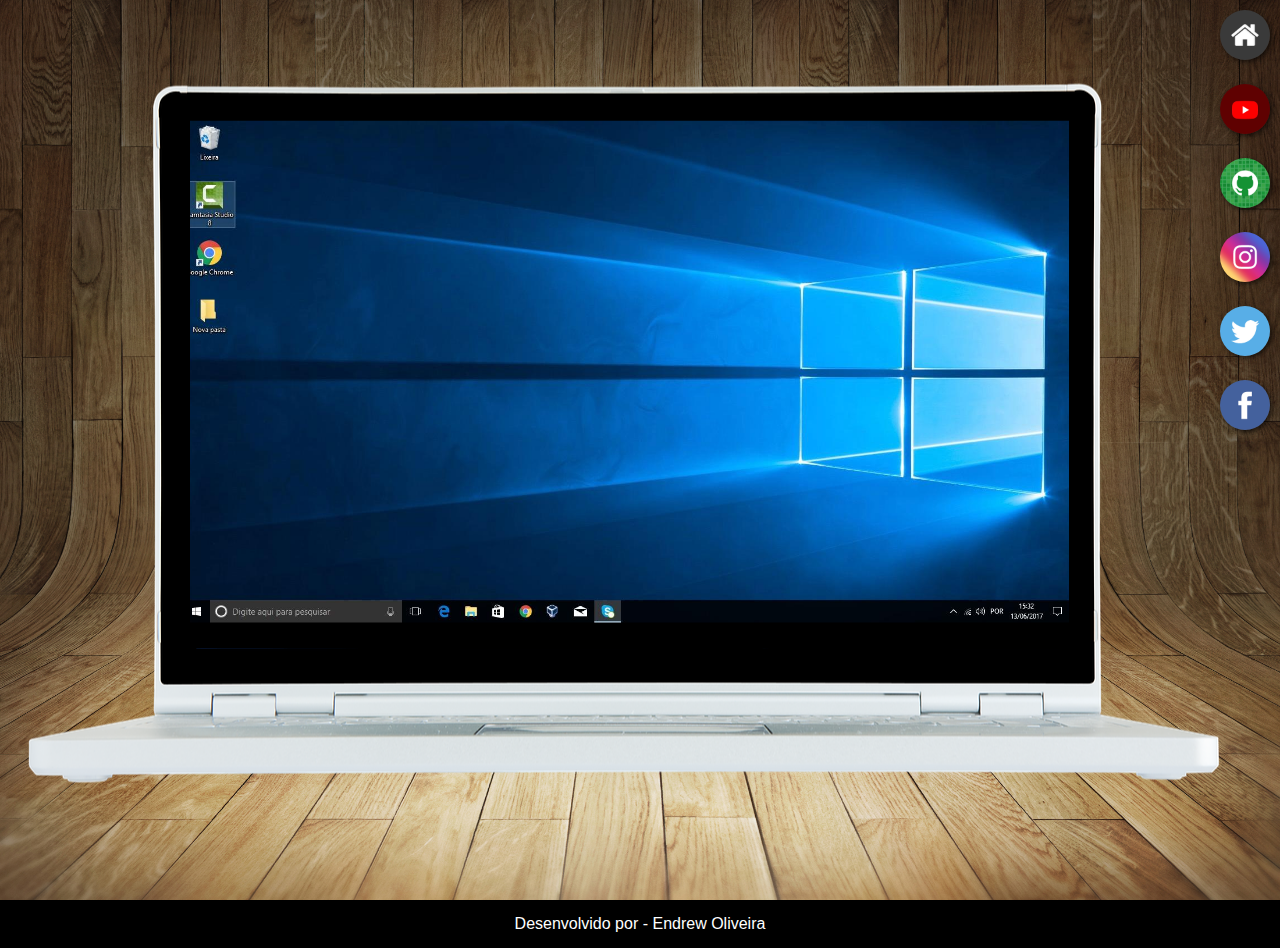
<file: index.html>
<!DOCTYPE html>
<html lang="pt-br">
<head>
    <meta charset="UTF-8">
    <meta name="viewport" content="width=], initial-scale=1.0">
    <title>Endrew Oliveira</title>
    <link rel="shortcut icon" href="favicon.ico" type="image/x-icon">
    <link rel="stylesheet" href="estilos/style.css">
</head>
<body>
    <main>
        <section id="notebook">
            <iframe src="home.html" name="tela" id="tela" >
                Seu navegador não é compatível com isso.
            </iframe>


        </section>
        <section id="redes-sociais">
            <a href="home.html" target="tela"><img src="imagens/logo-home.jpg" alt="home"></a><br>

            <a href="youtube.html" target="tela"><img src="imagens/logo-youtube.jpg" alt="youtube"></a><br>

            <a href="github.html" target="tela"><img src="imagens/logo-github.jpg" alt="github"></a><br>

            <a href="instagram.html" target="tela"><img src="imagens/logo-instagram.jpg" alt="instagram"></a><br>

            <a href="twiter.html" target="tela"><img src="imagens/logo-twitter.jpg" alt="twiter"></a><br>

            <a href="facebook.html" target="tela"><img src="imagens/logo-facebook.jpg" alt="facebook"></a>


        </section>
    </main>
    <footer>
        <p>Desenvolvido por - Endrew Oliveira</p>
    </footer>
</body>
</html>
</file>
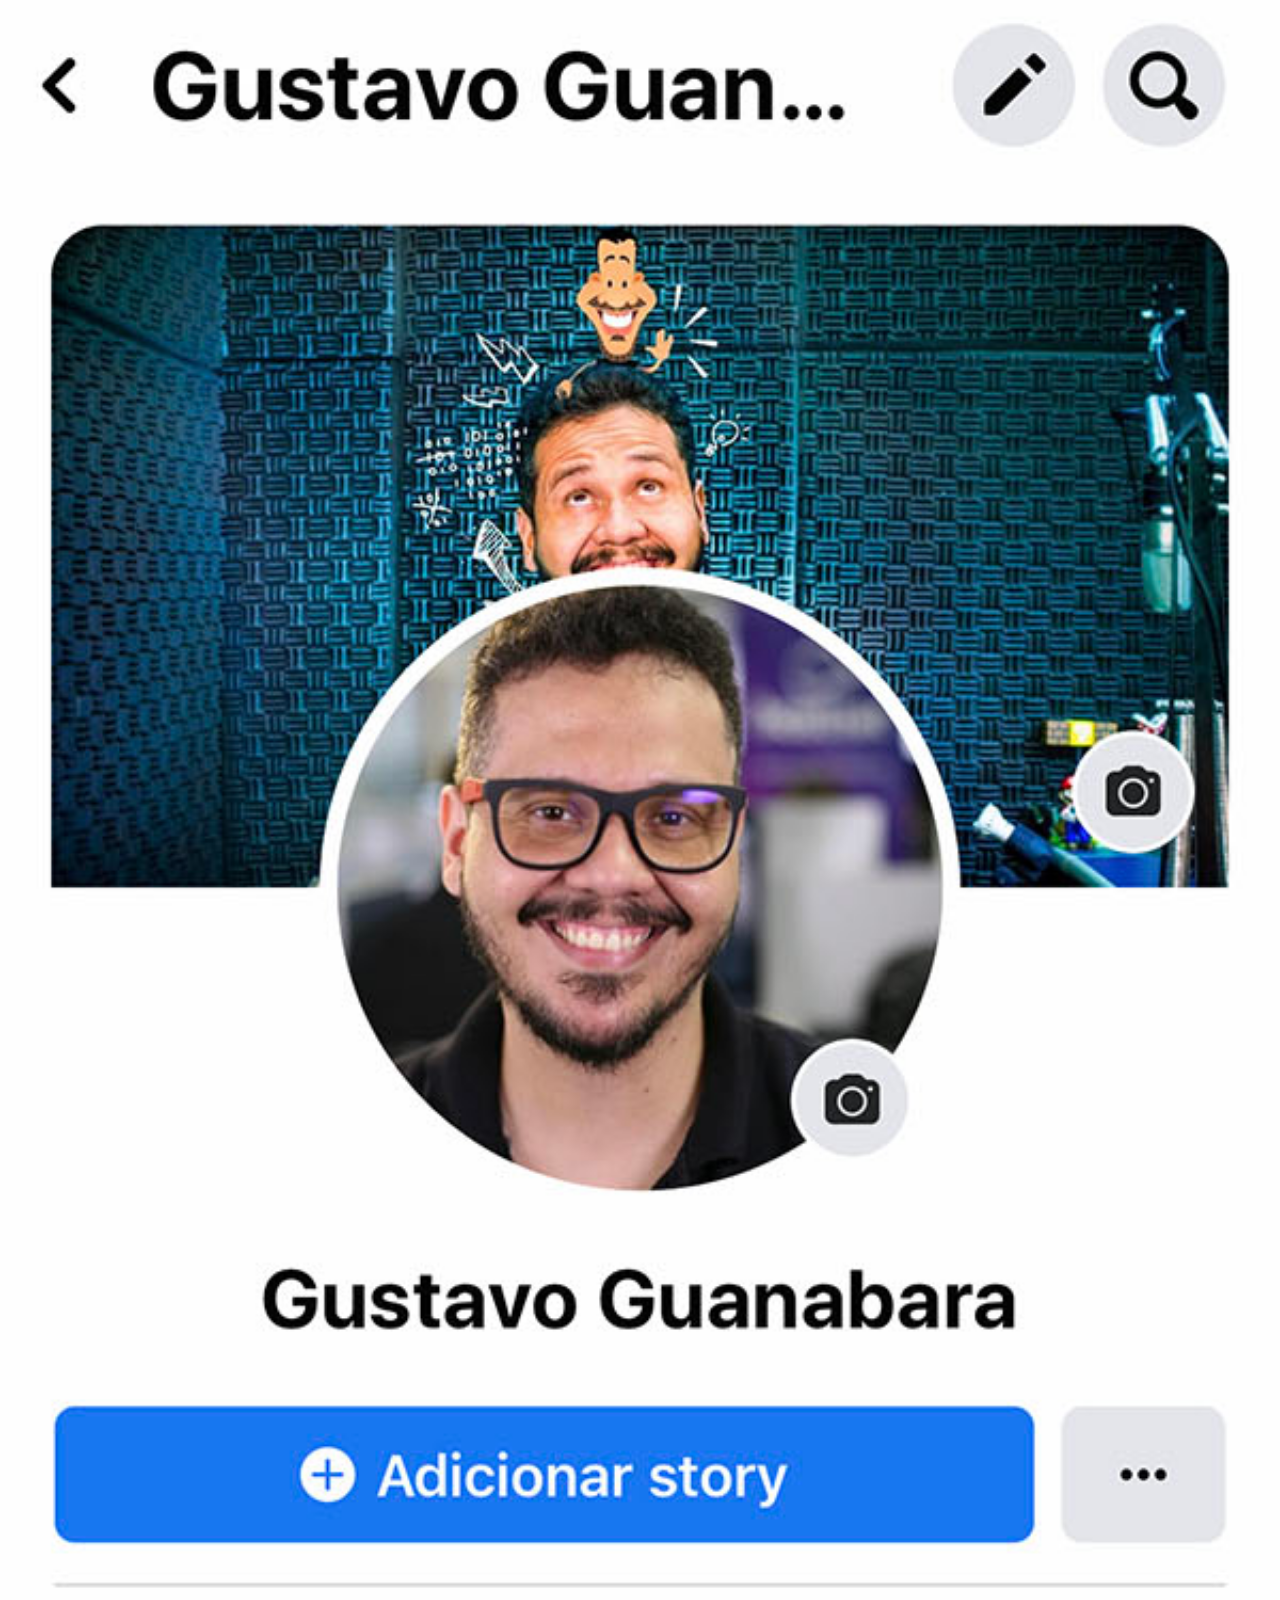
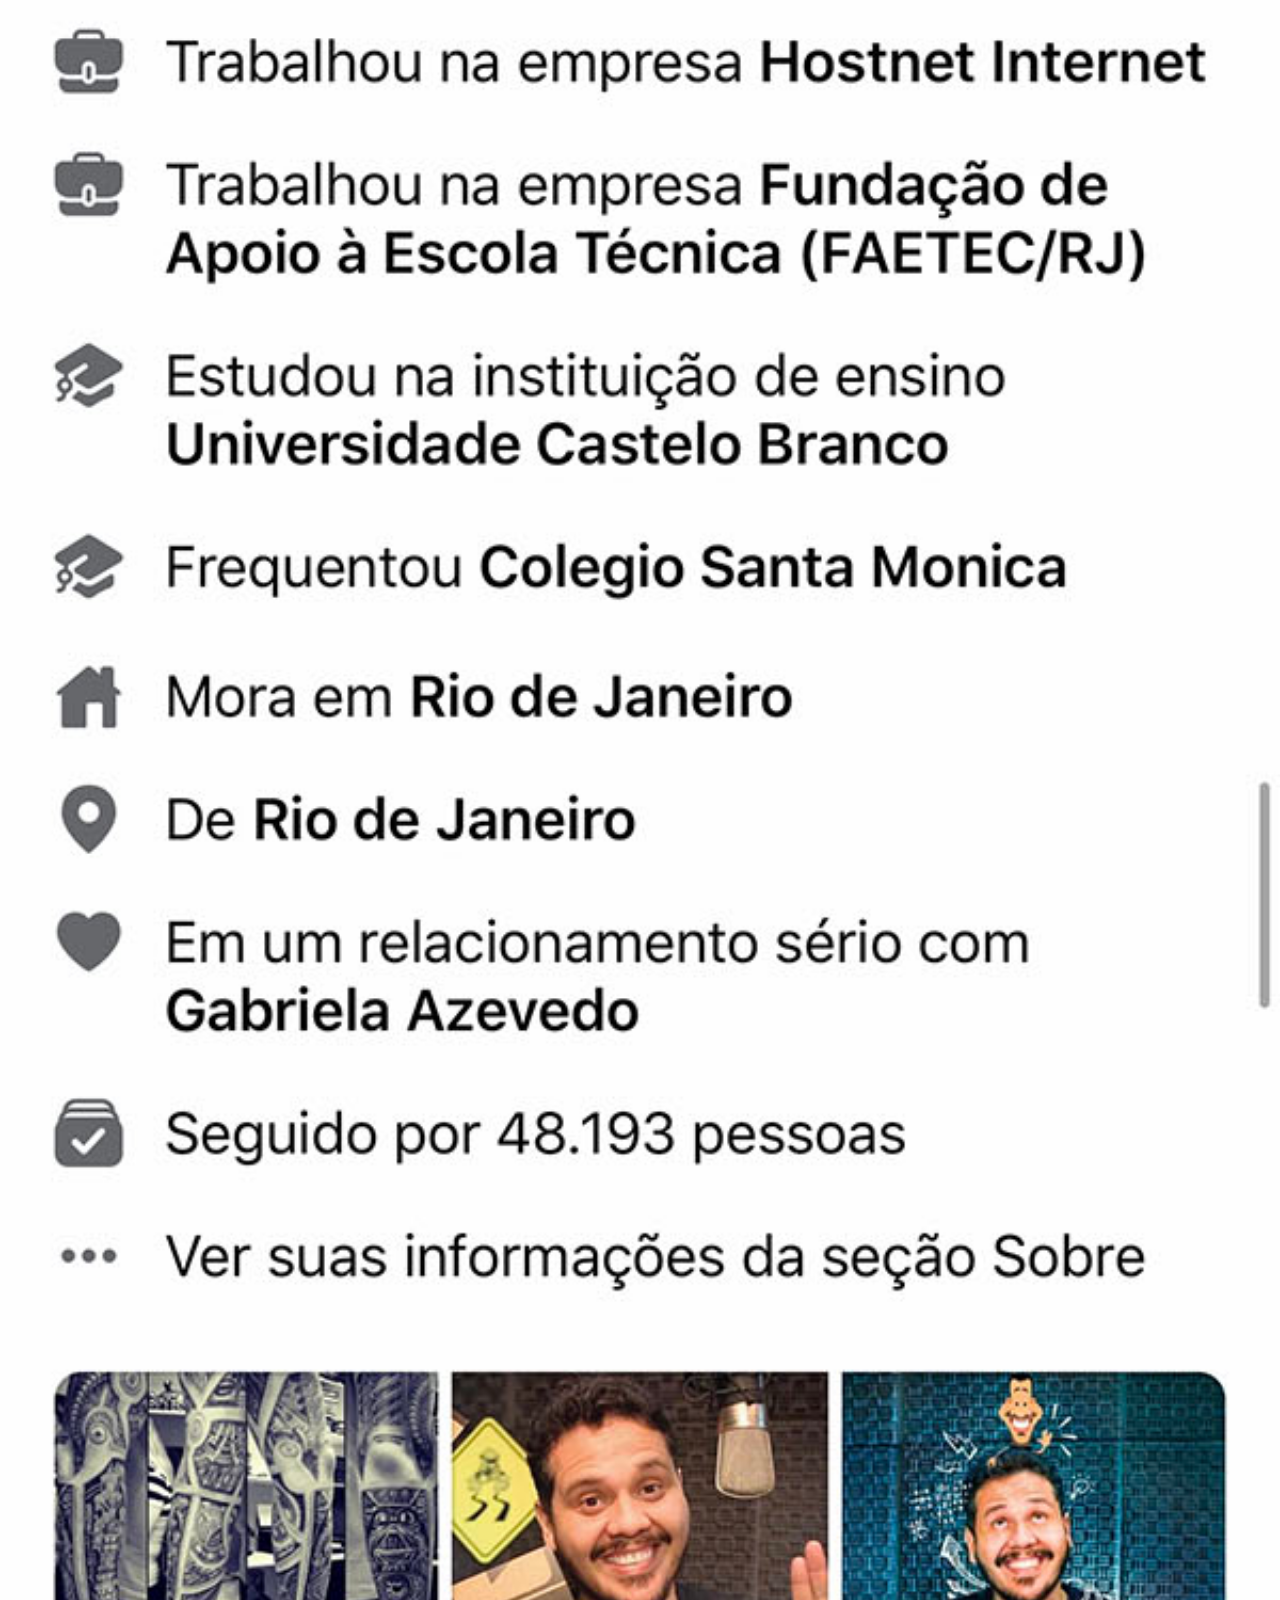
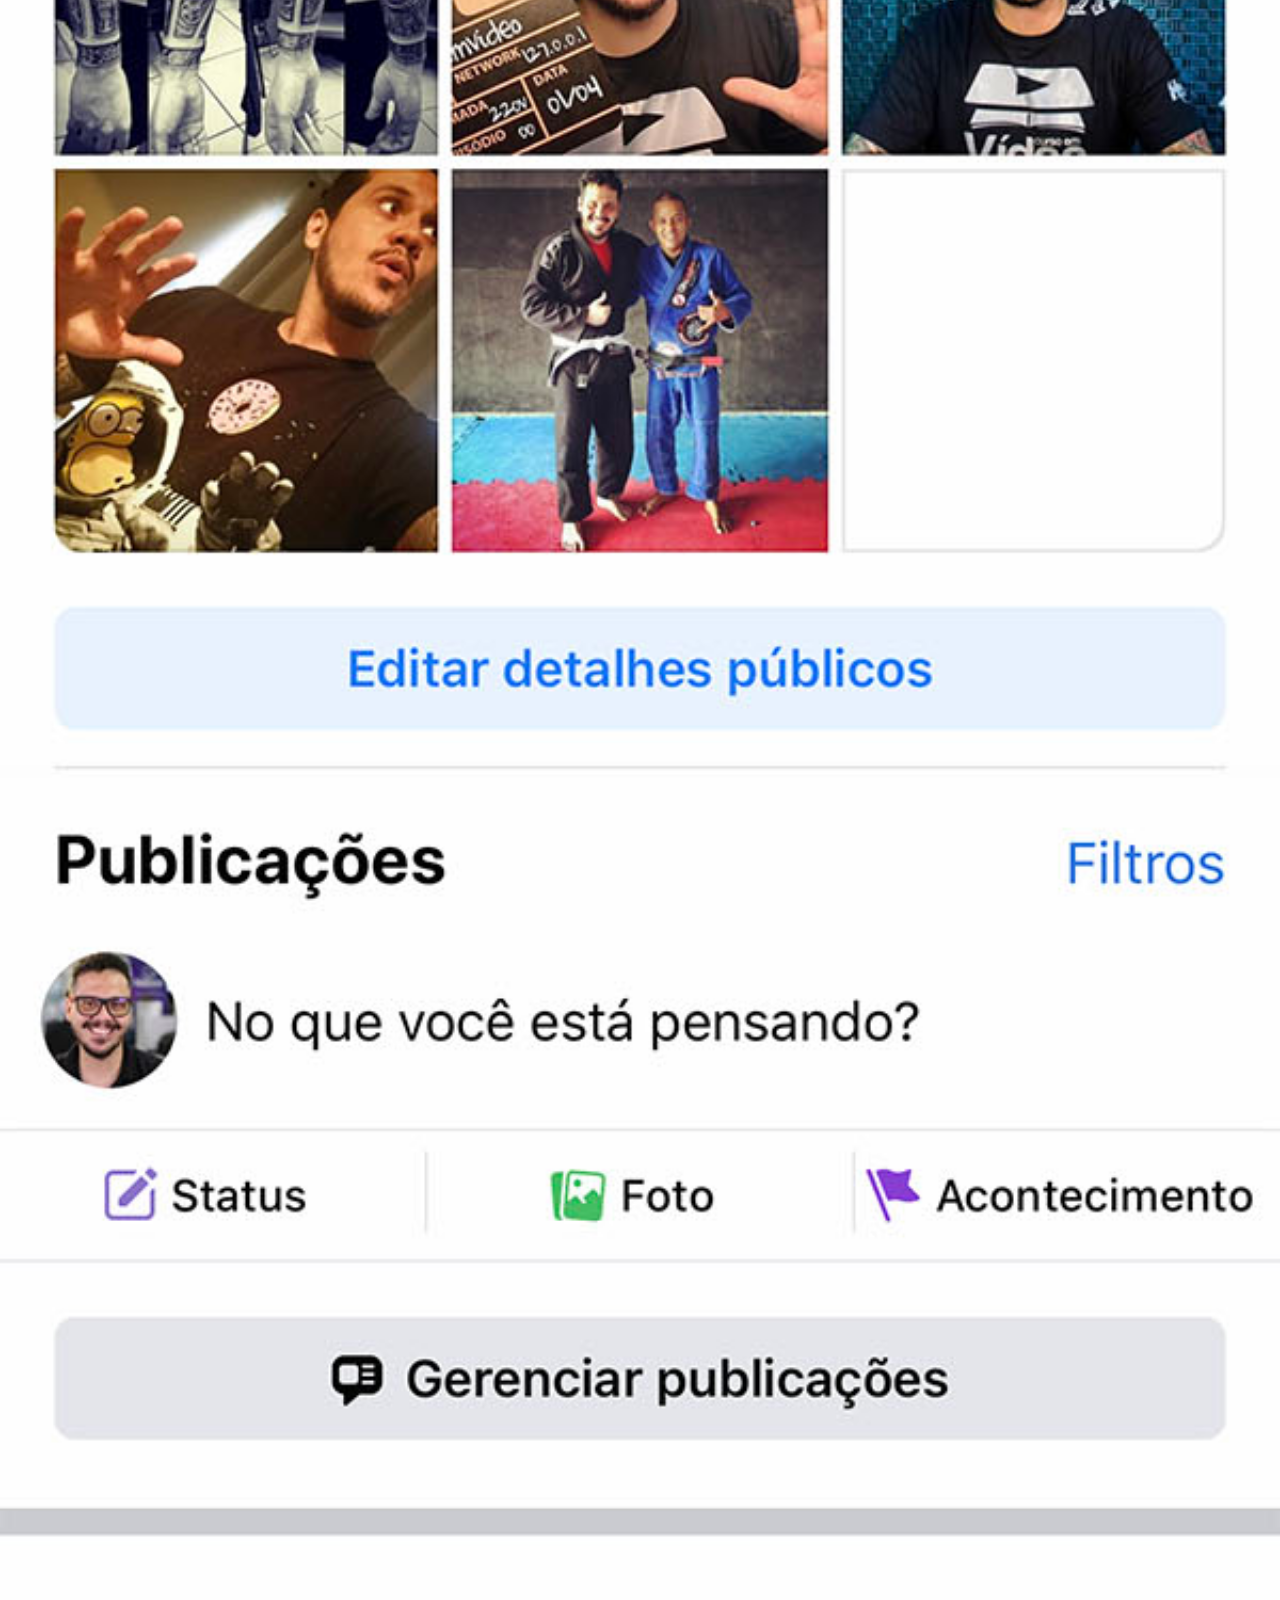
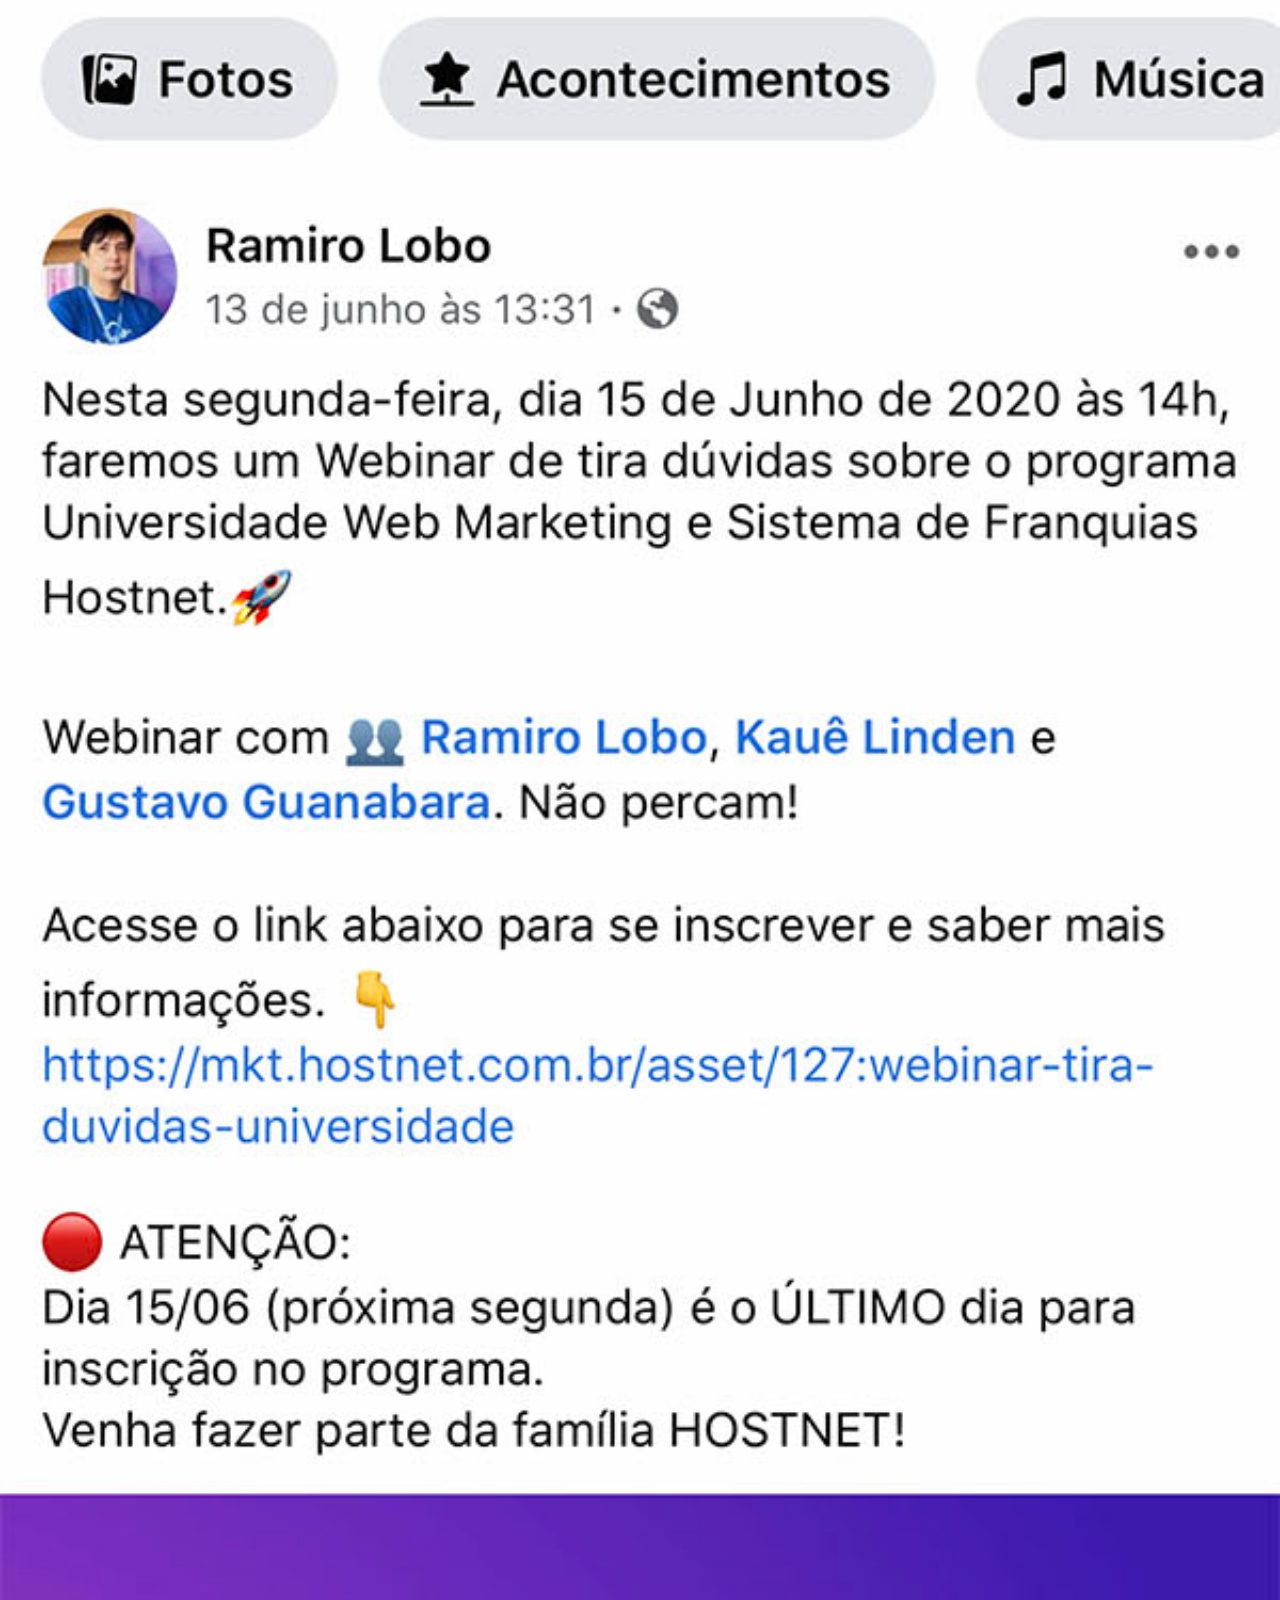
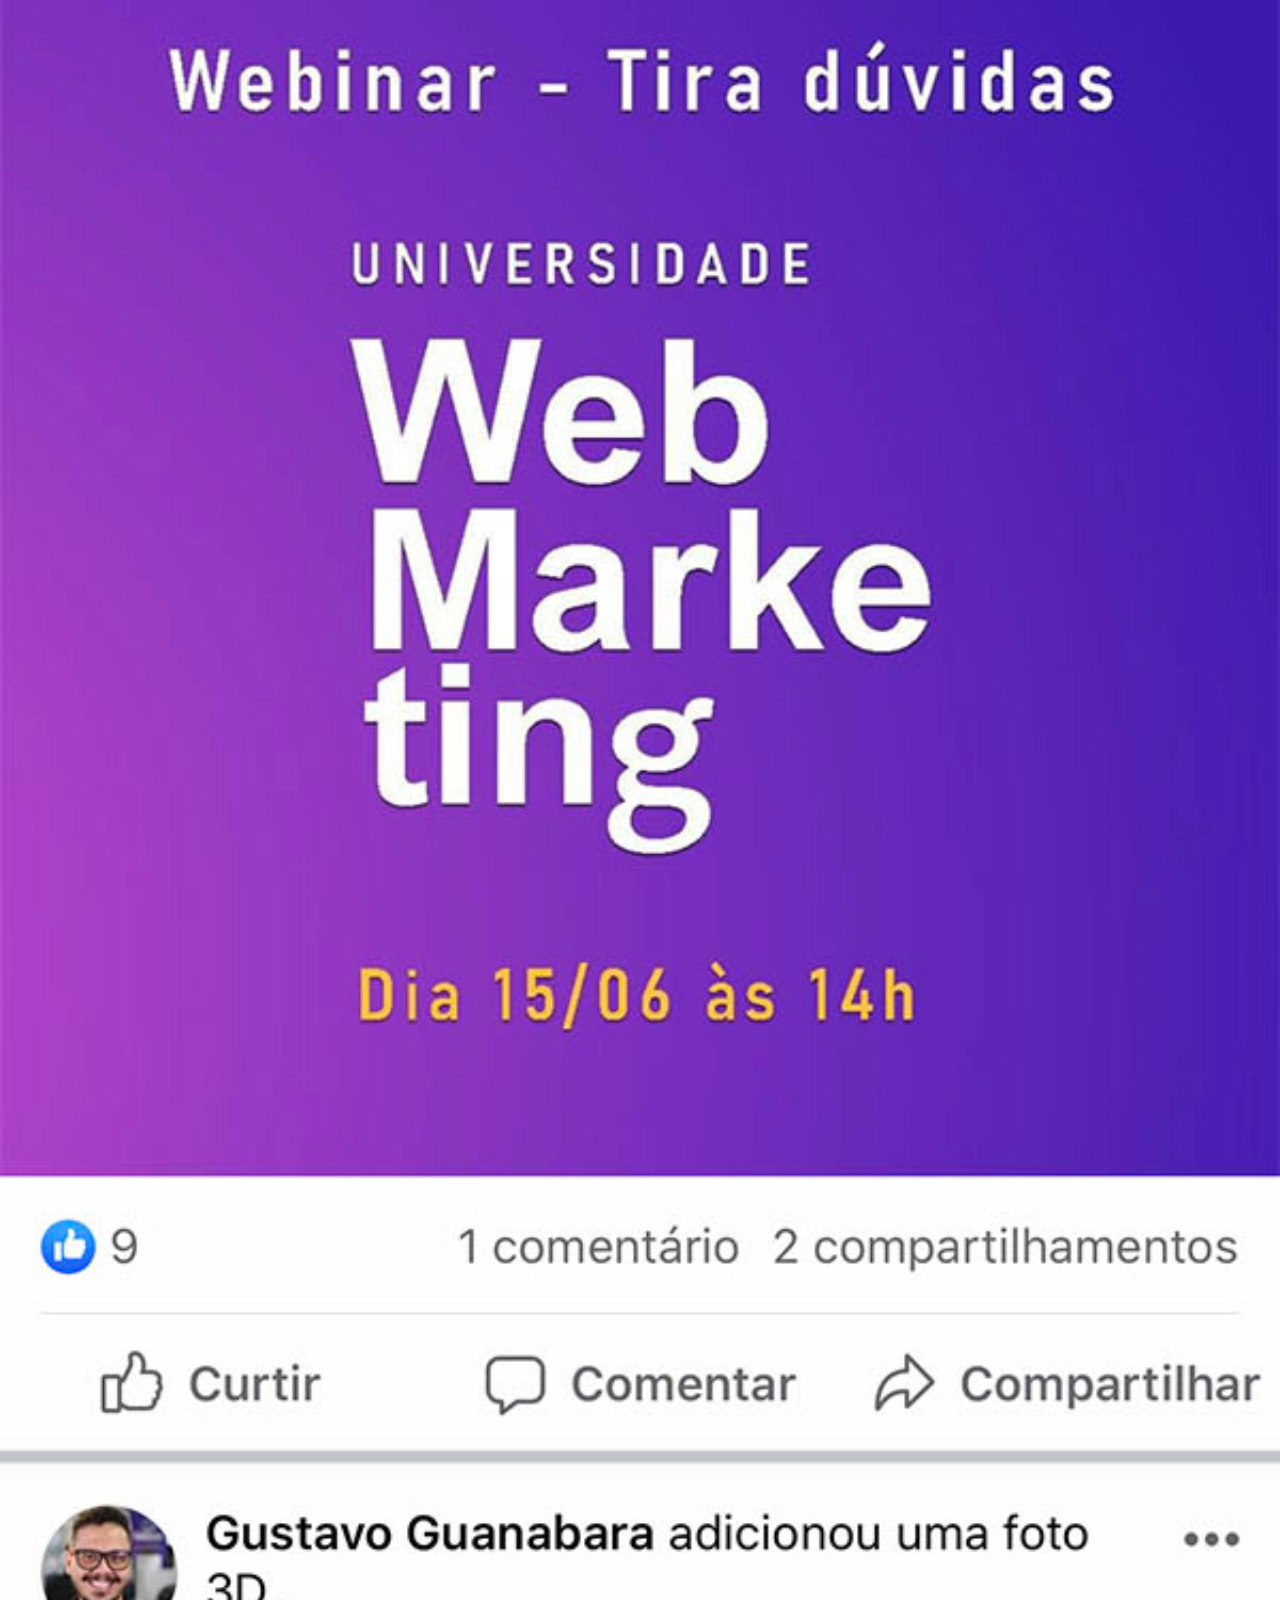
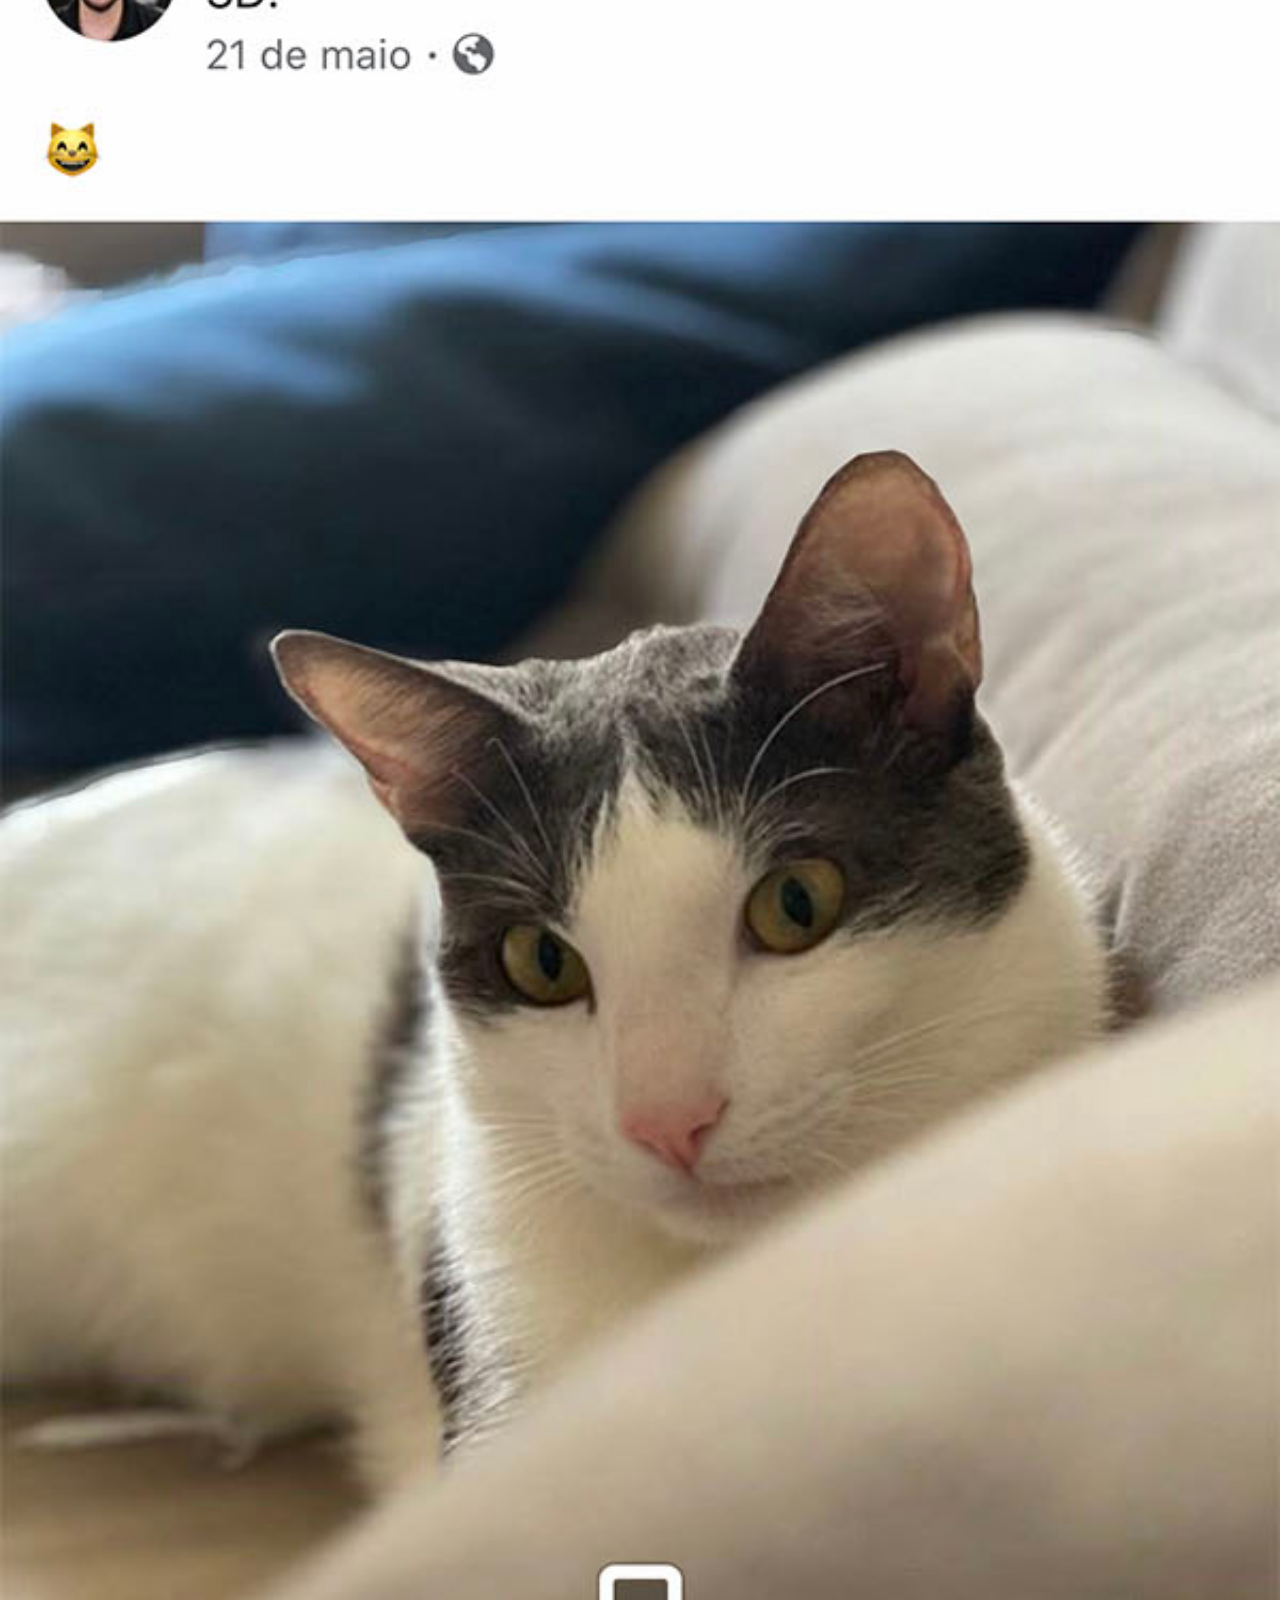
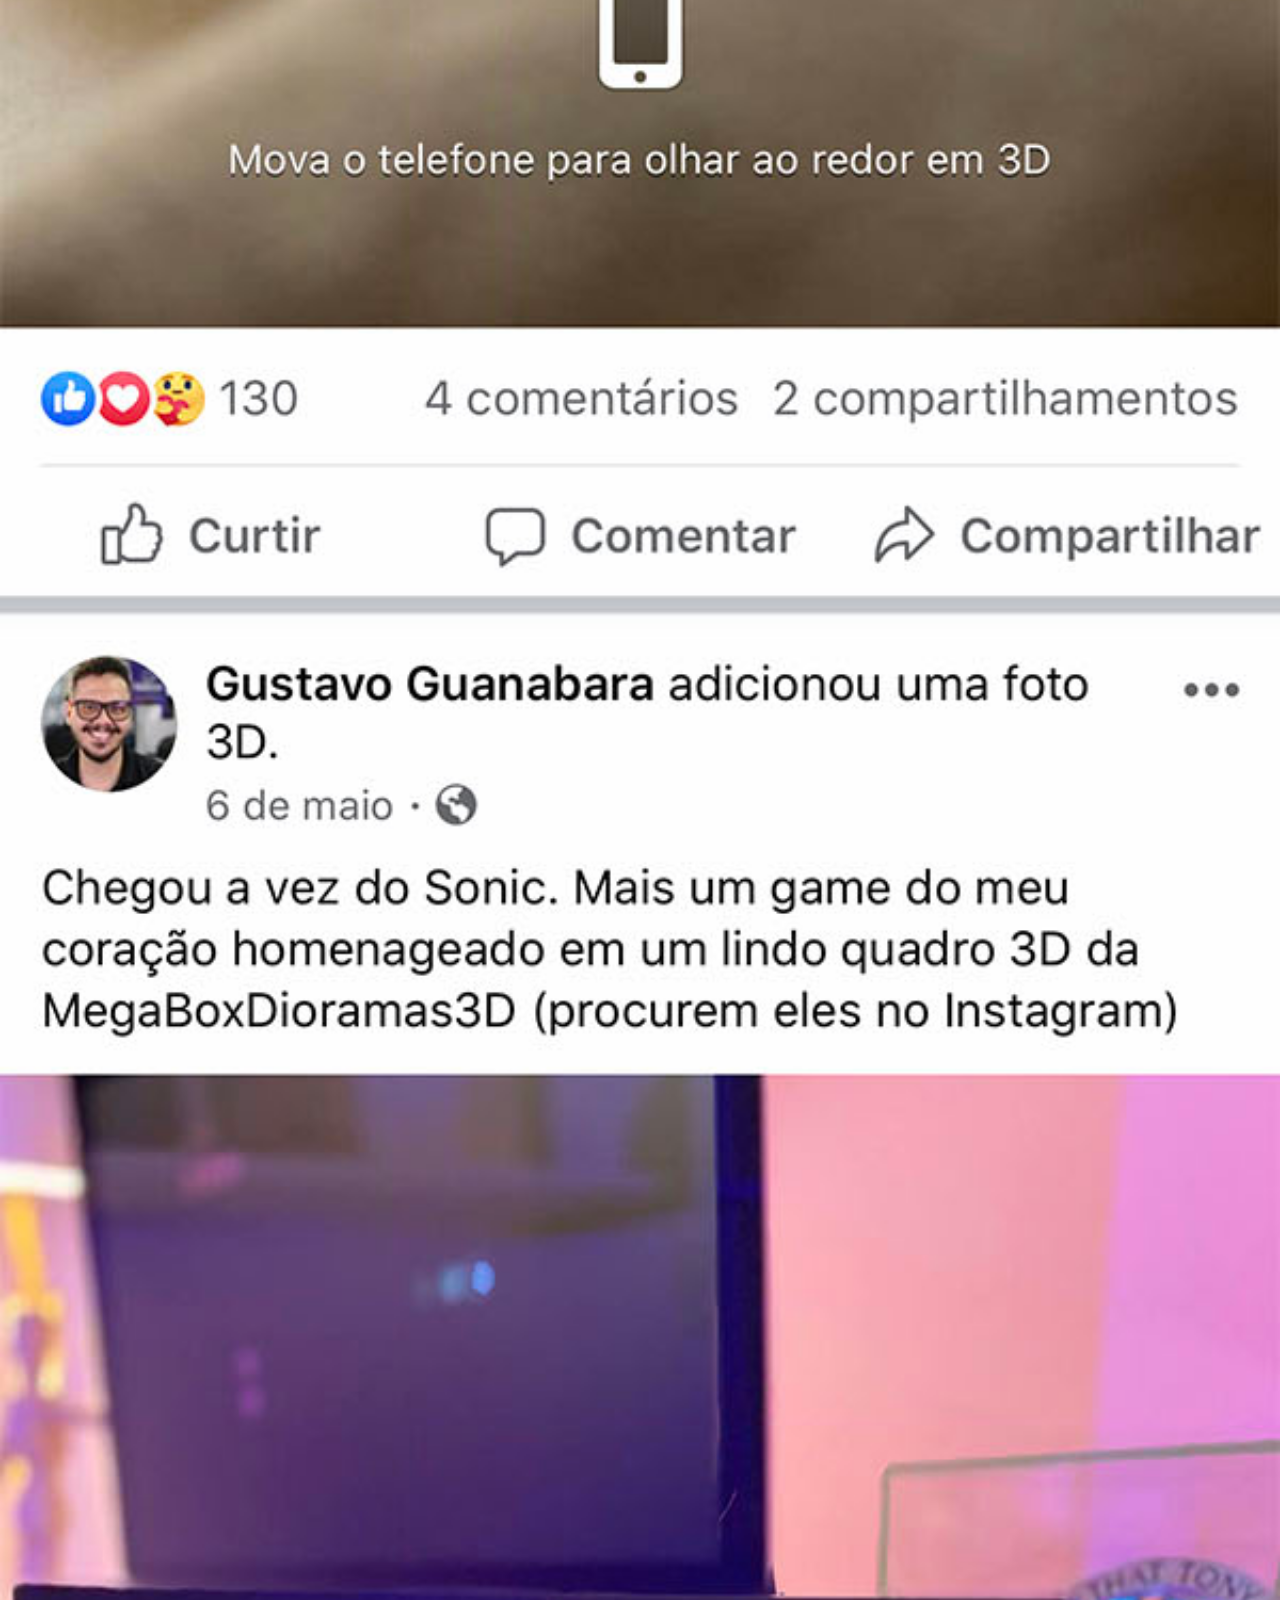
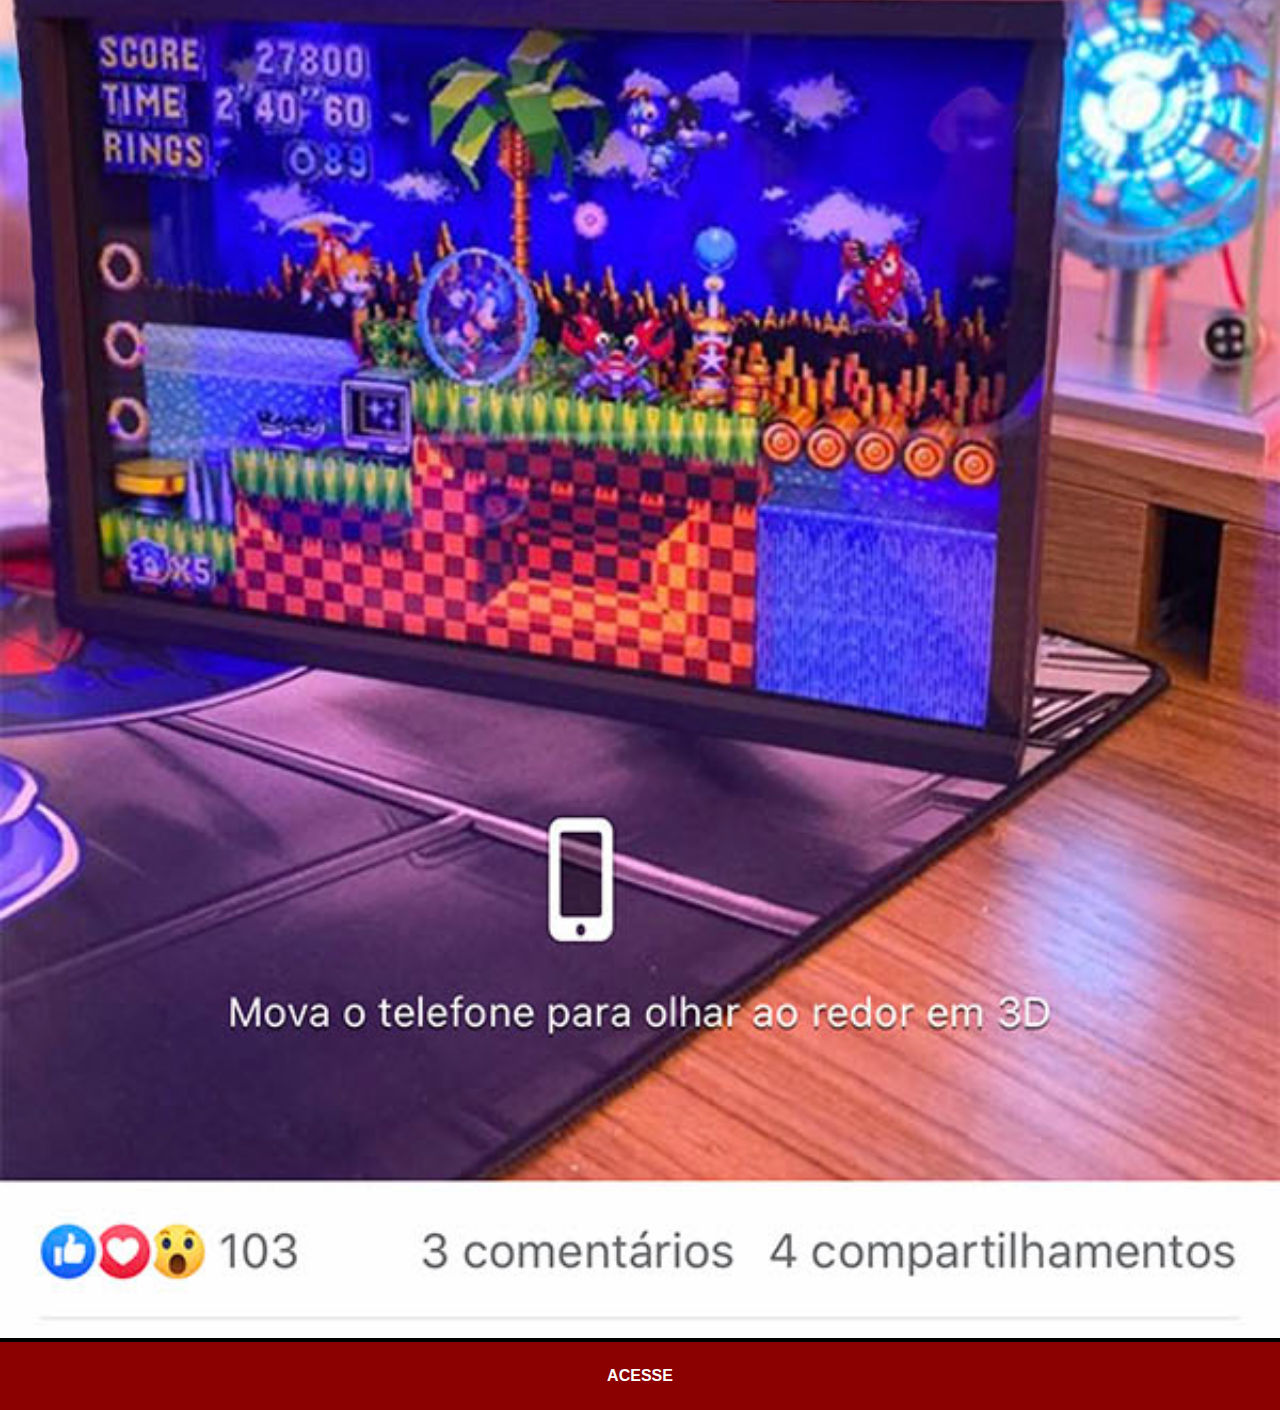
<file: facebook.html>
<!DOCTYPE html>
<html lang="en">
<head>
    <meta charset="UTF-8">
    <meta name="viewport" content="width=device-width, initial-scale=1.0">
    <title>facebook</title>
    <link rel="stylesheet" href="estilos/social.css">
</head>
<body>
    <img src="imagens/tela-facebook.jpg" alt="facebook">

    <a href="https://www.facebook.com/profile.php?id=100006568069251" target="_blank">ACESSE</a>
</body>
</html>
</file>
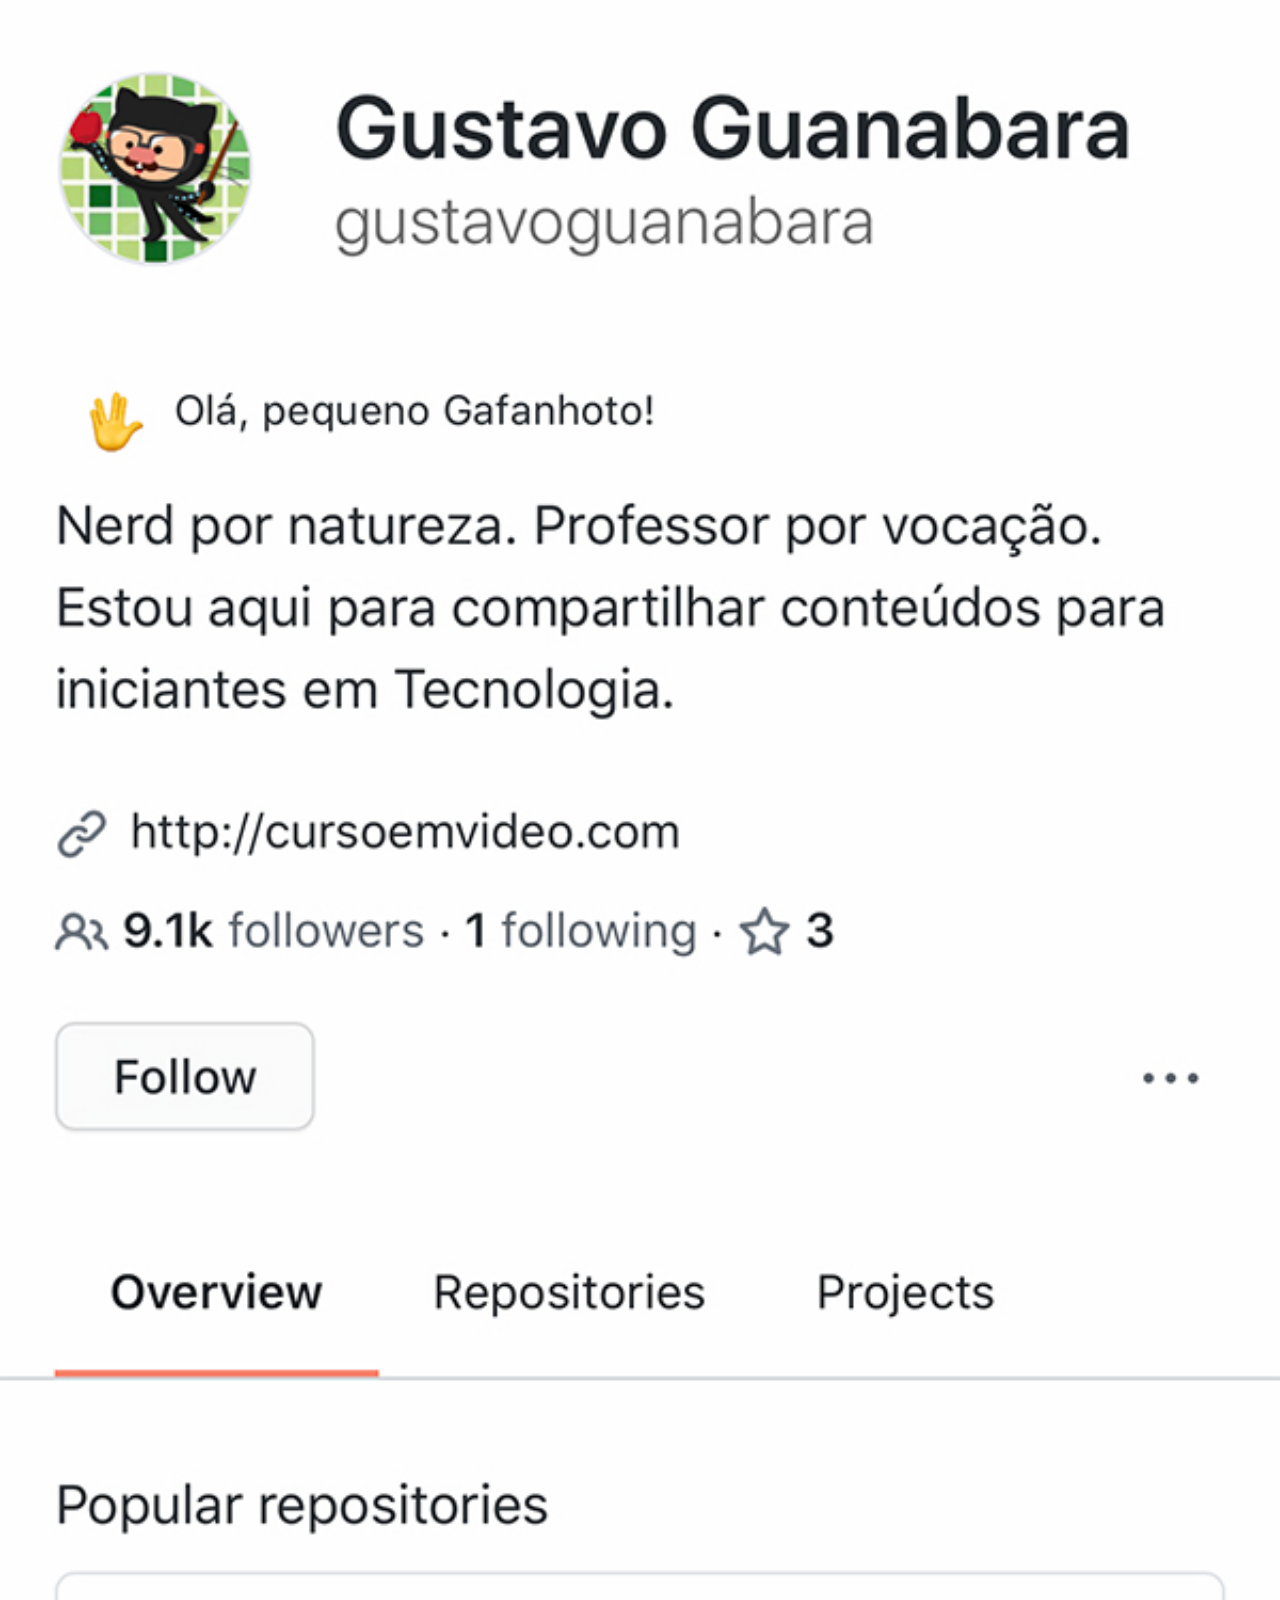
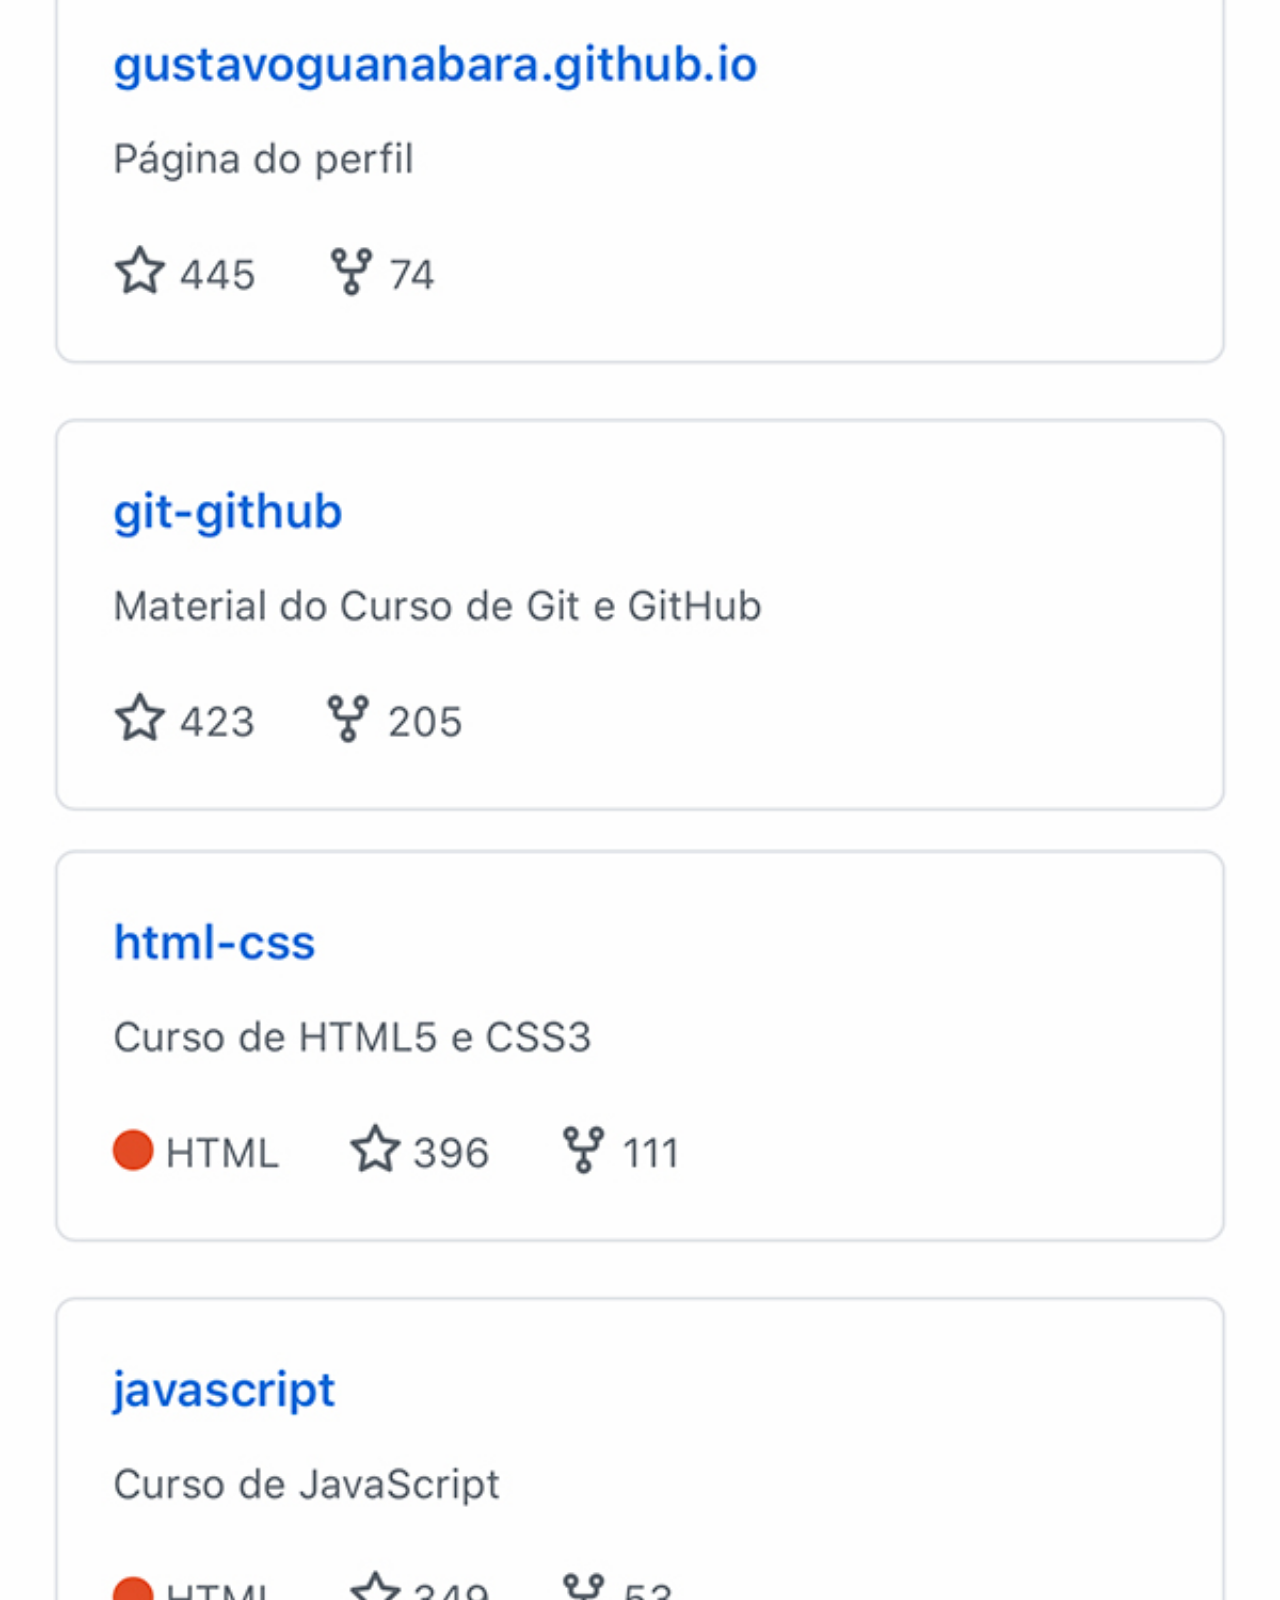
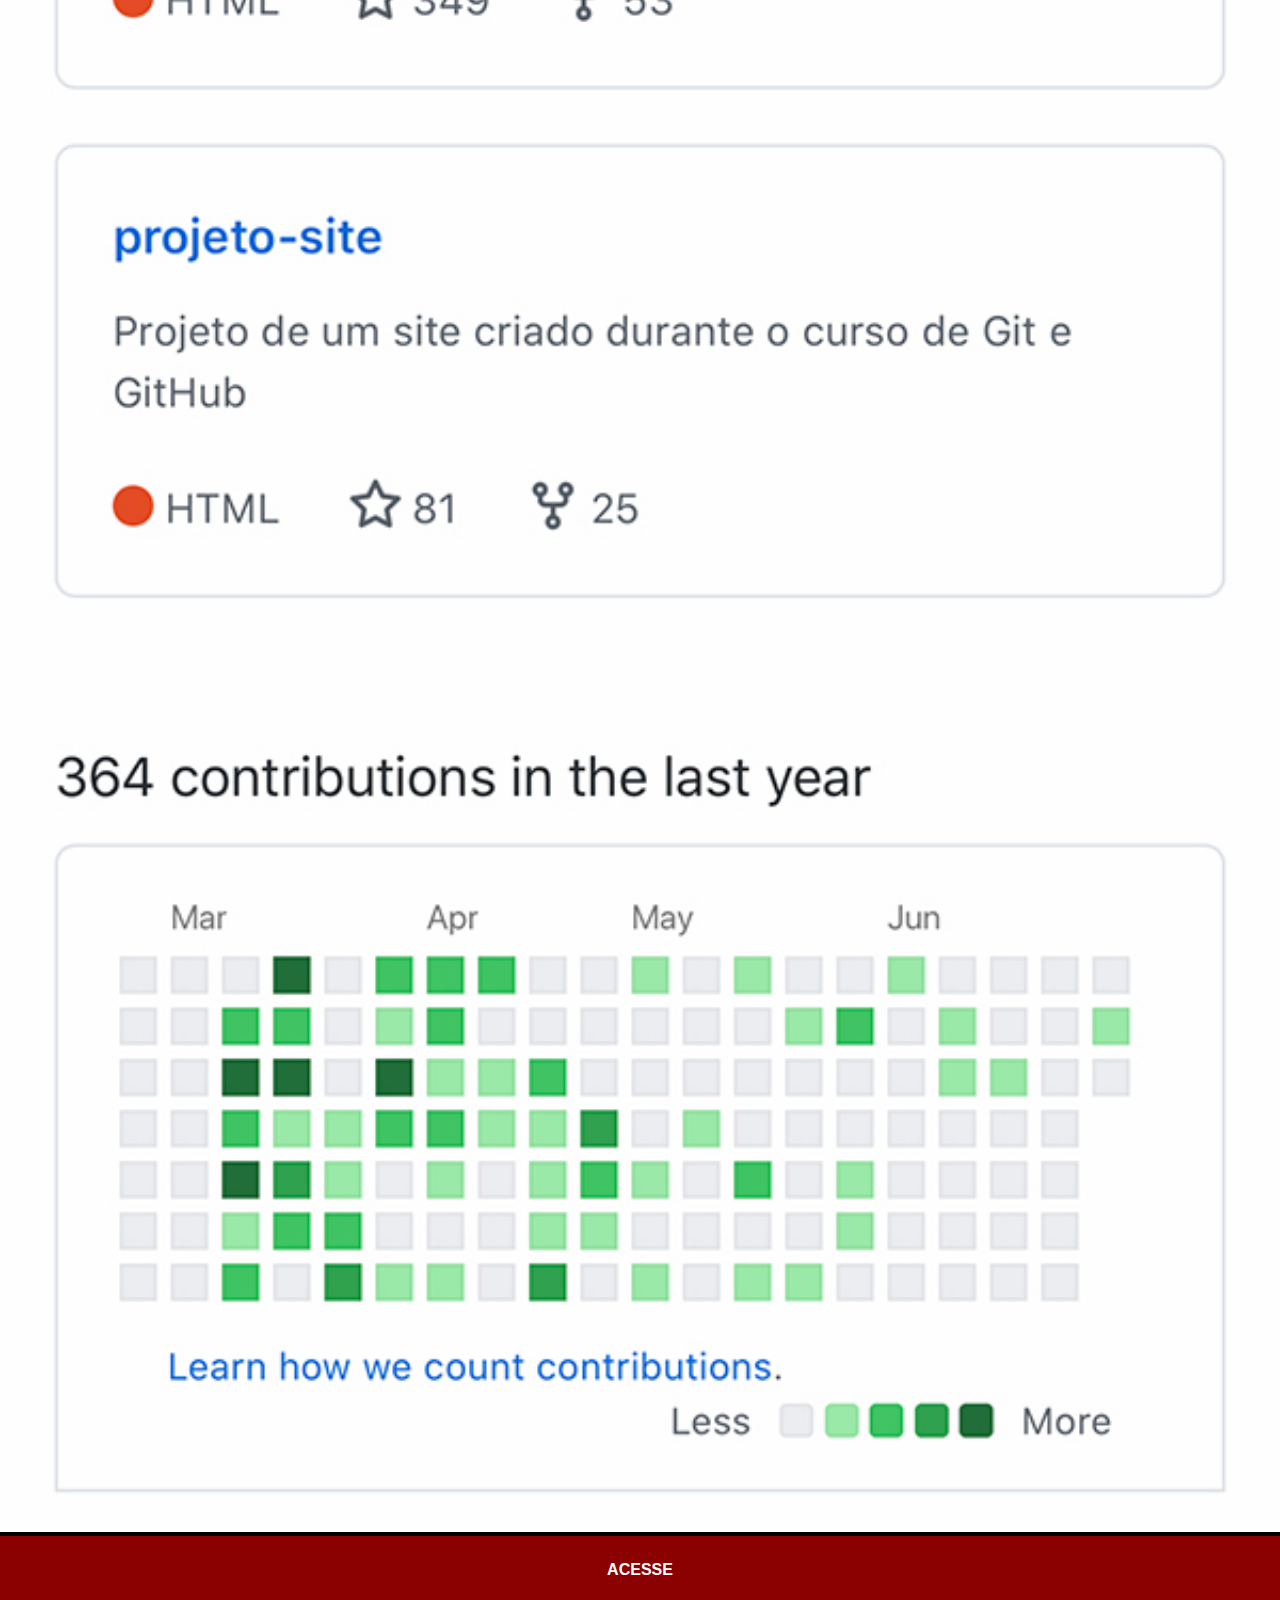
<file: github.html>
<!DOCTYPE html>
<html lang="en">
<head>
    <meta charset="UTF-8">
    <meta name="viewport" content="width=device-width, initial-scale=1.0">
    <title>github</title>
    <link rel="stylesheet" href="estilos/social.css">
</head>
<body>
    <img src="imagens/tela-github.jpg" alt="github">
    <a href="https://github.com/SrNoway" target="_blank">ACESSE</a>
</body>
</html>
</file>
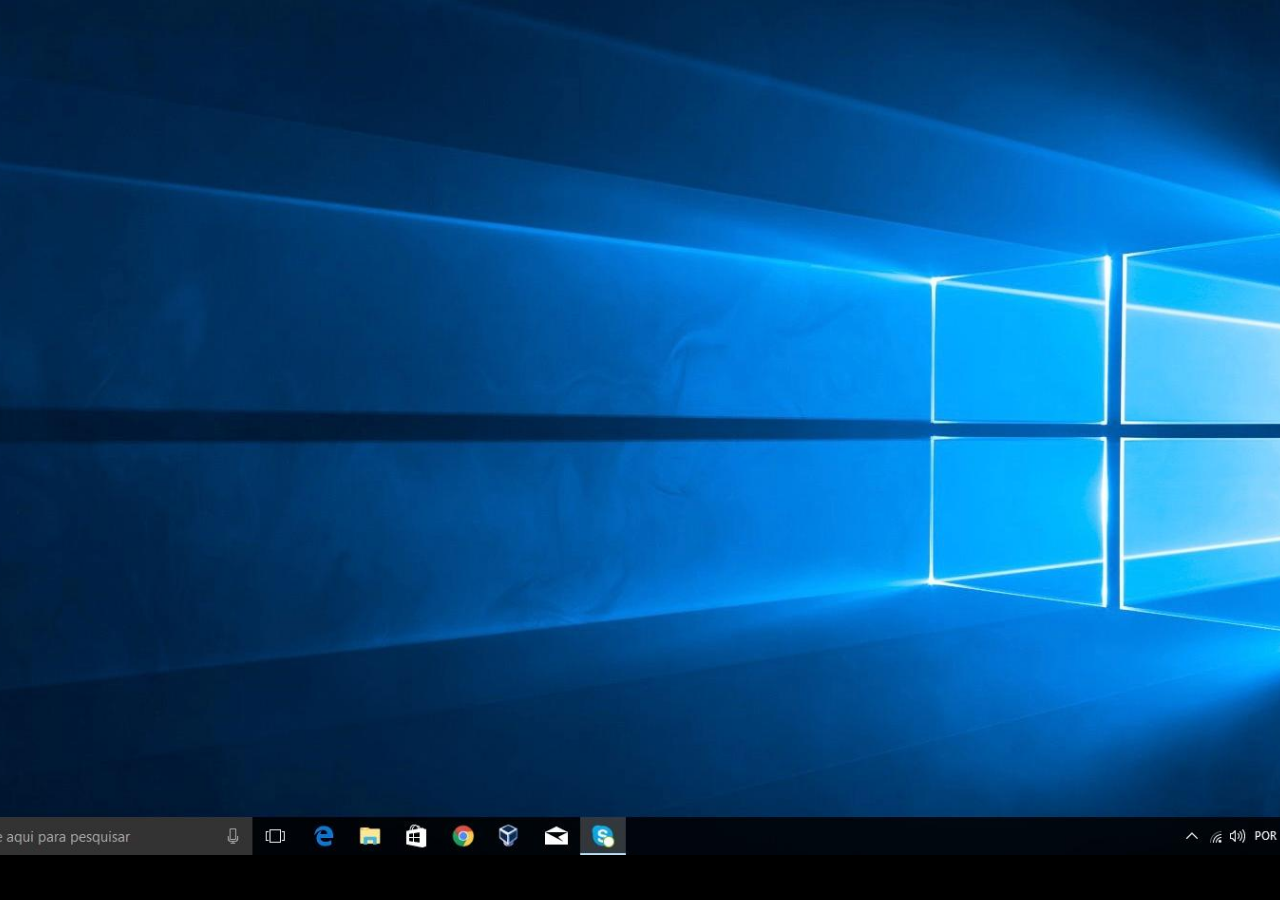
<file: home.html>
<!DOCTYPE html>
<html lang="en">
<head>
    <meta charset="UTF-8">
    <meta name="viewport" content="width=device-width, initial-scale=1.0">
    <title>Home</title>
</head>
<style>
    * {
        margin: 0px;
        padding: 0px;
    }
  
    body {
        width: 95vw;
        height: 95vh;
        background: black url('imagens/areadetrabalhoo.jpg') no-repeat top center;
        background-size: cover;
    }
</style>
<body>
    
</body>
</html>
</file>
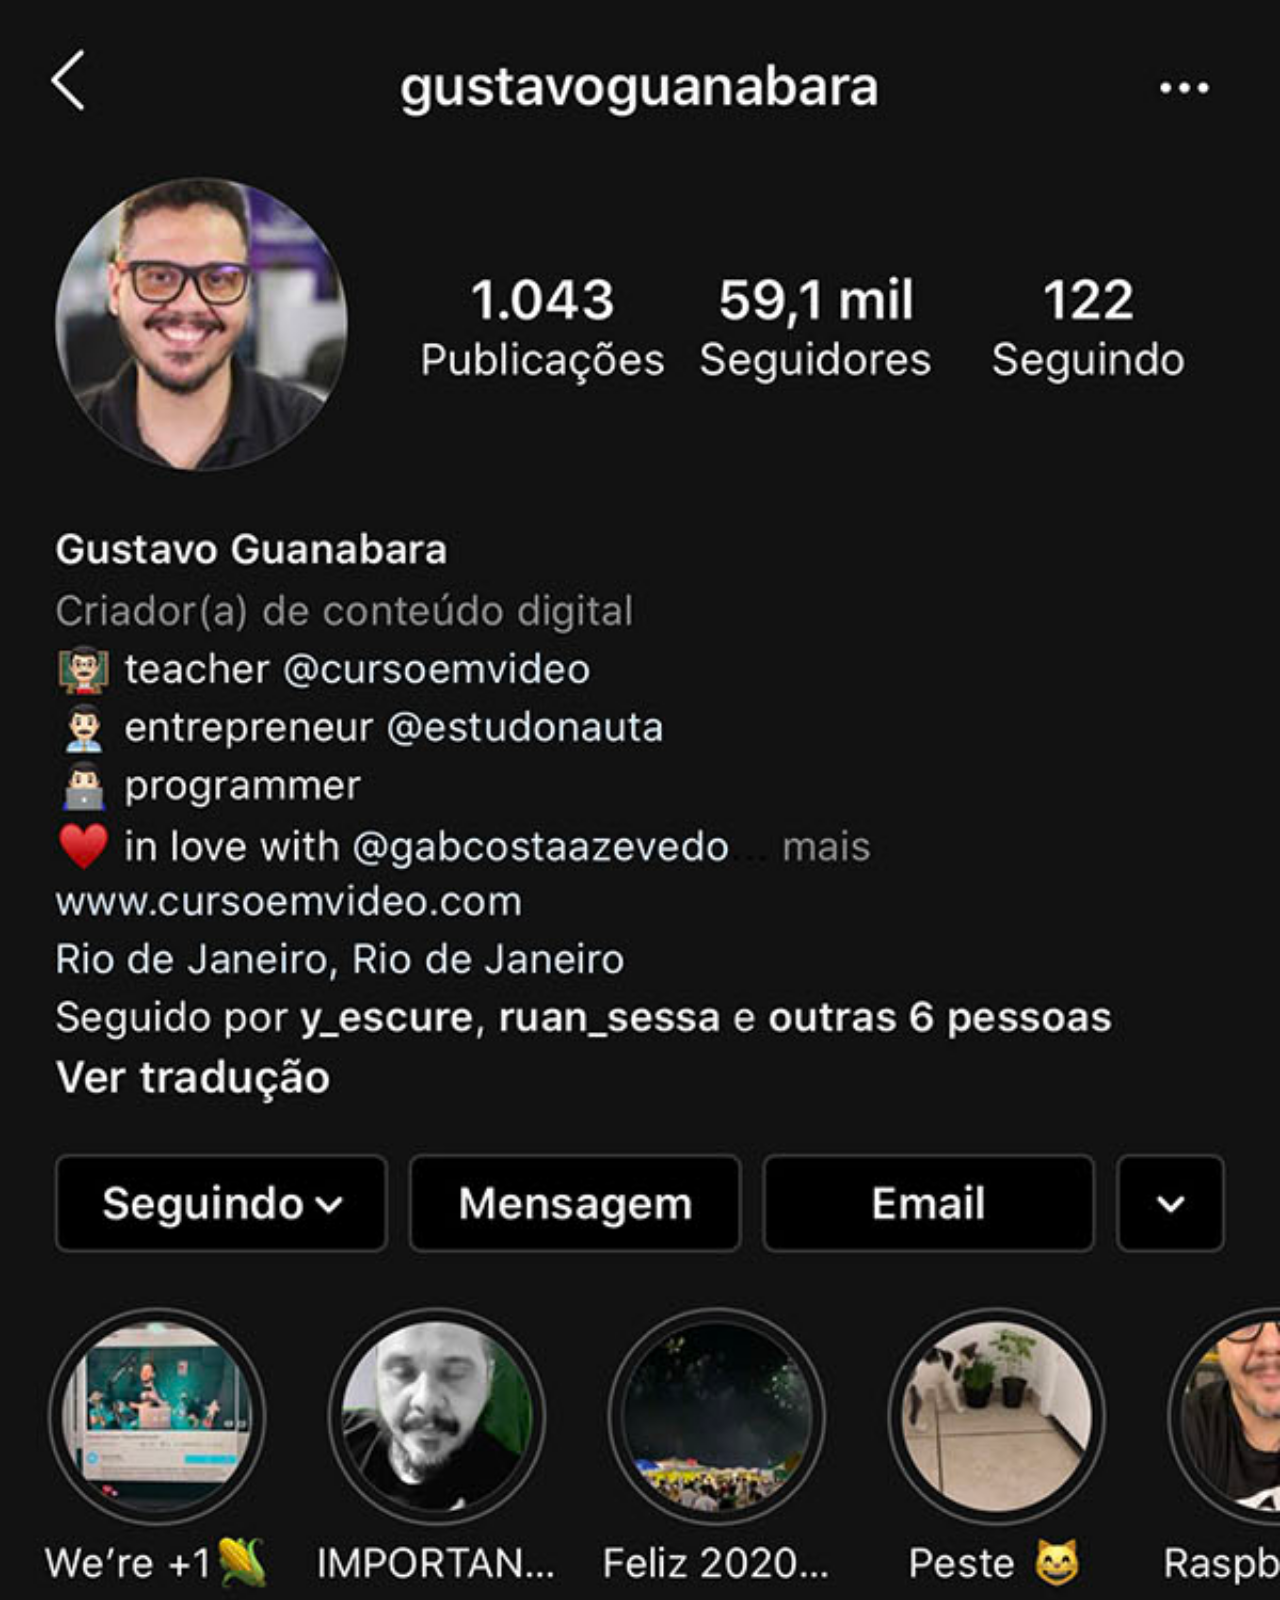
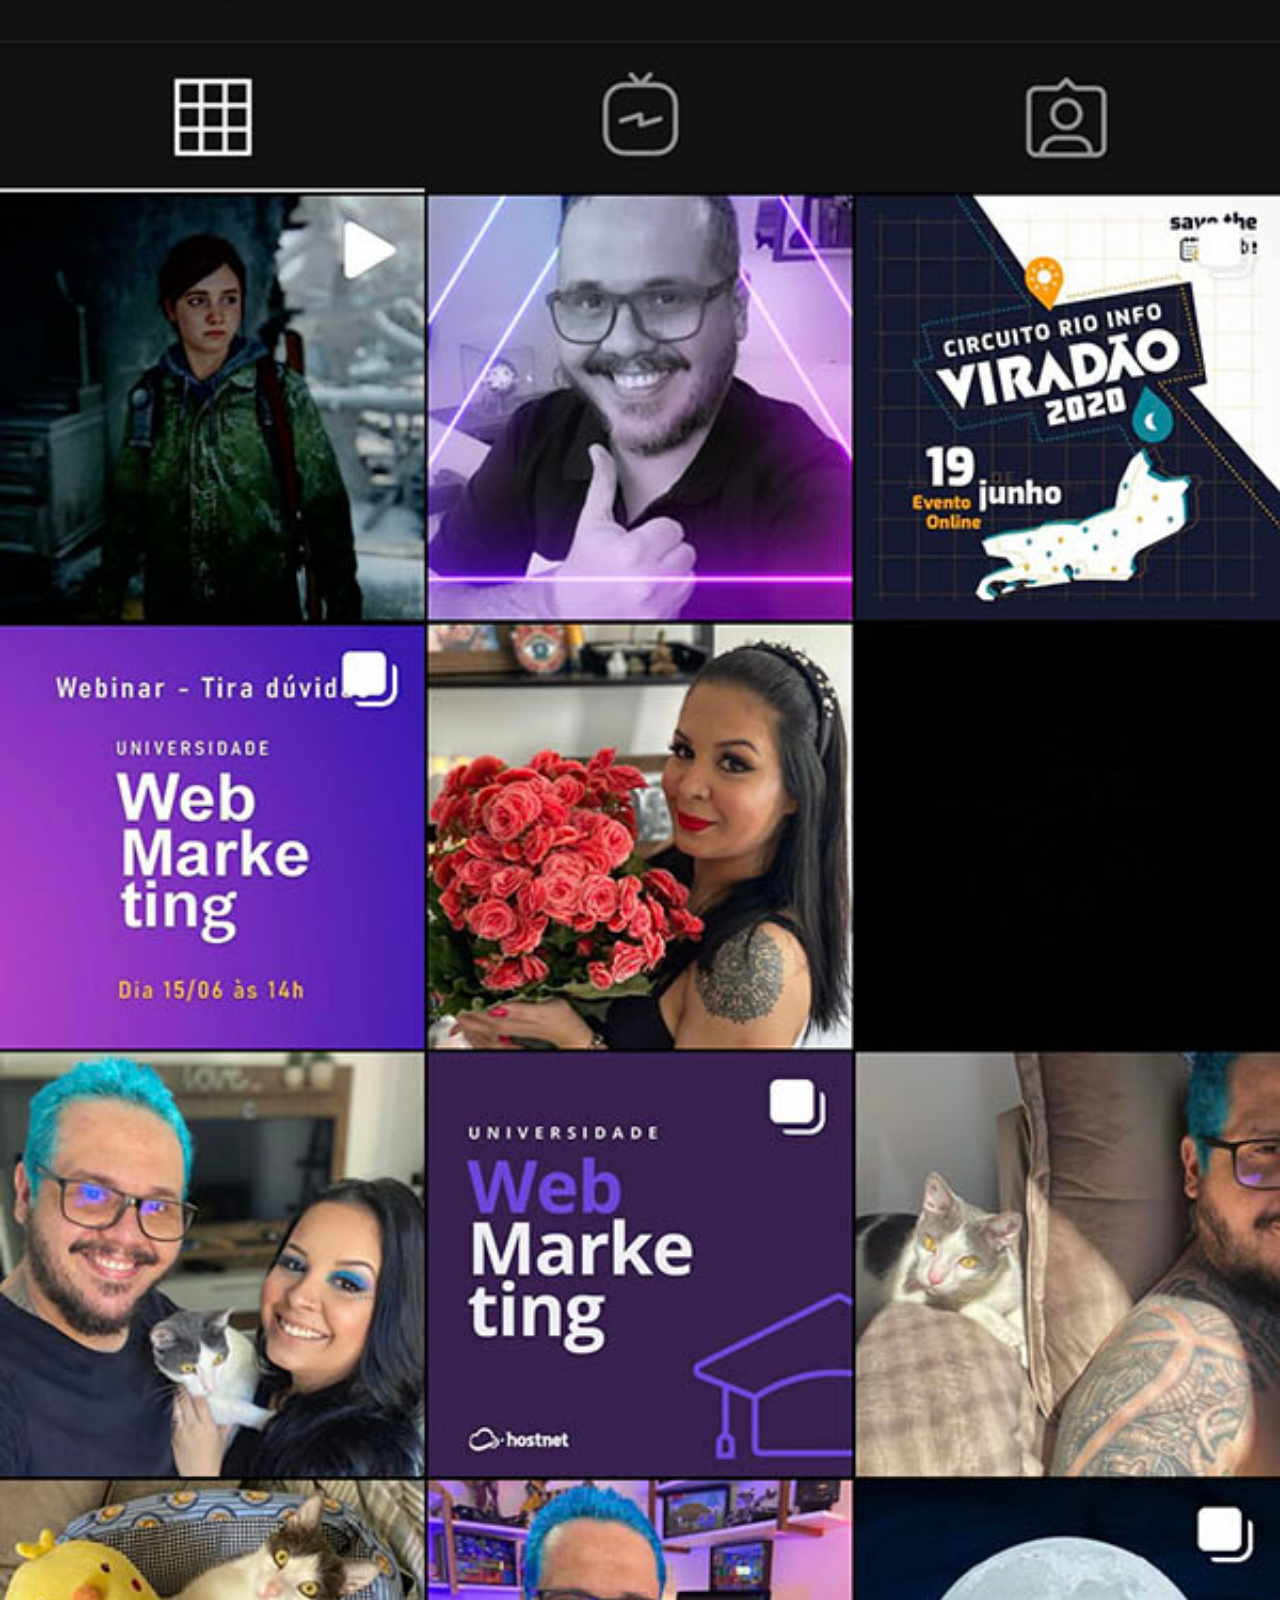
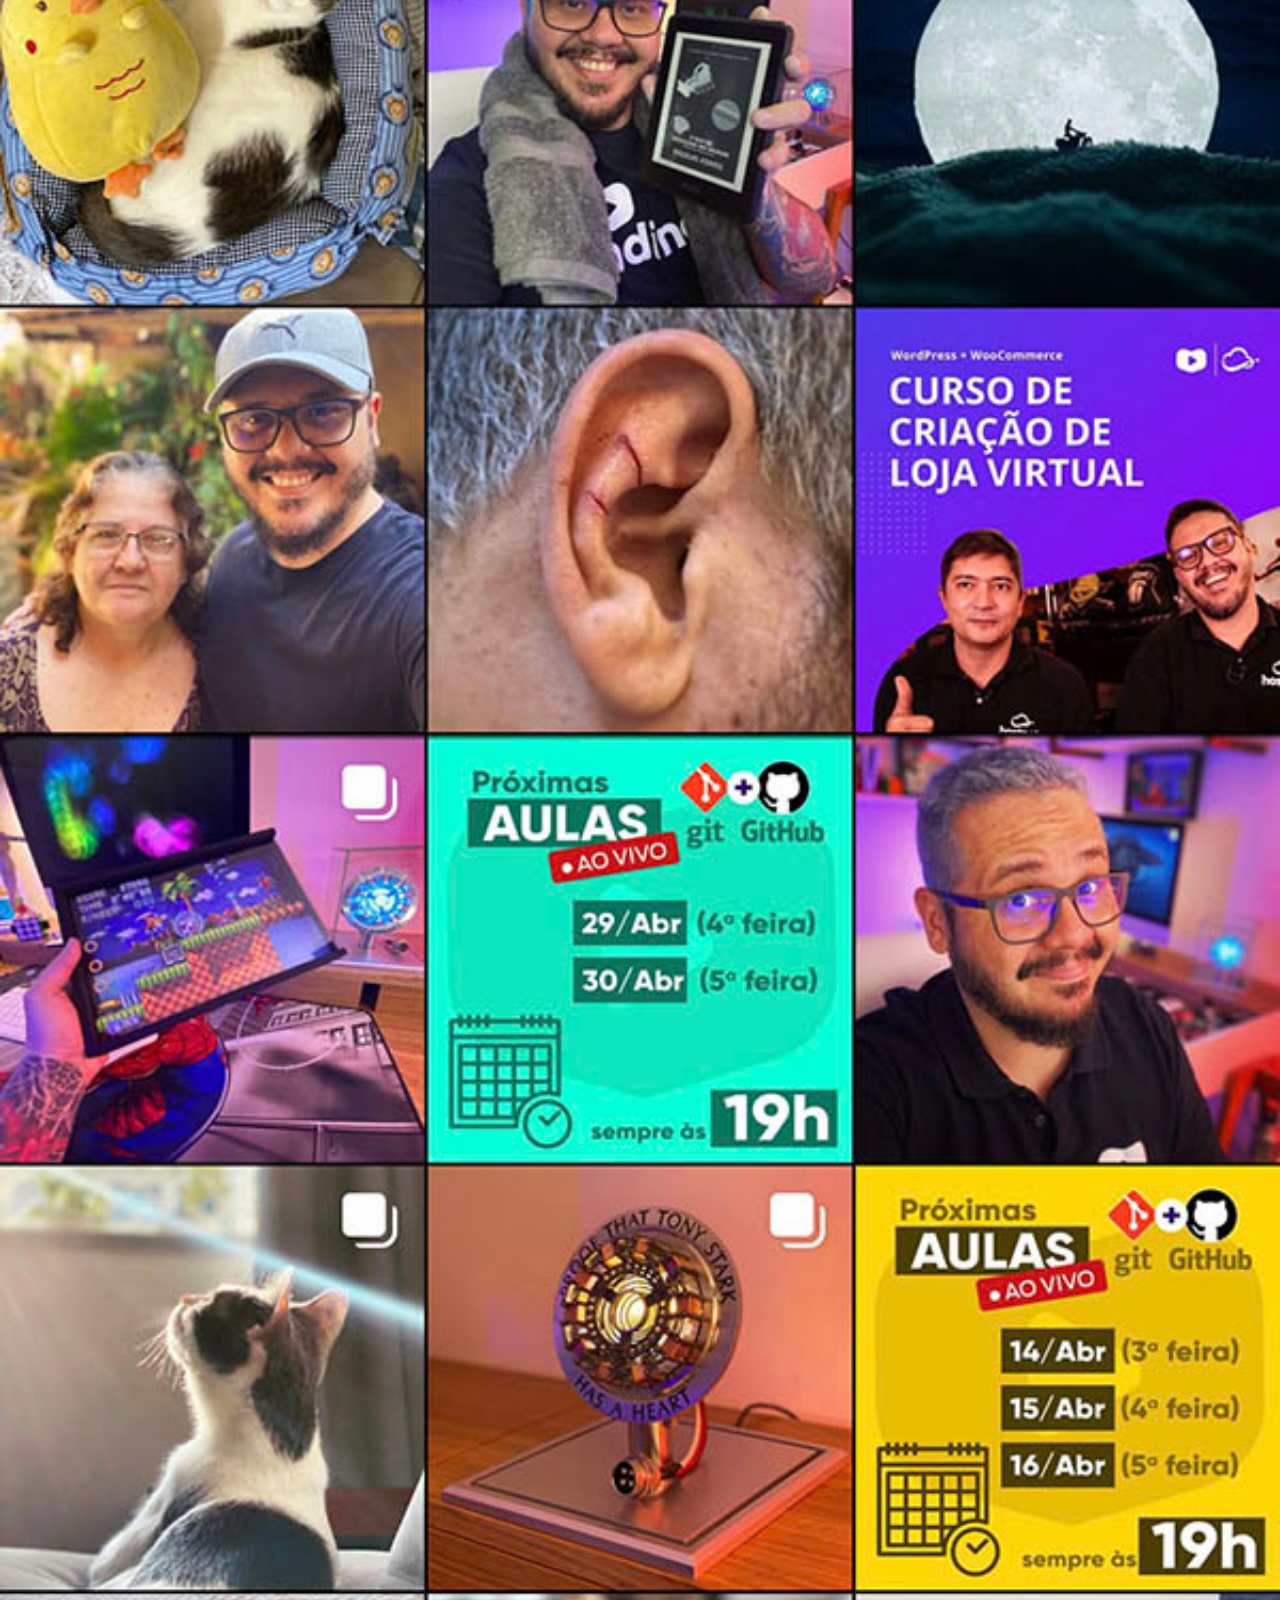
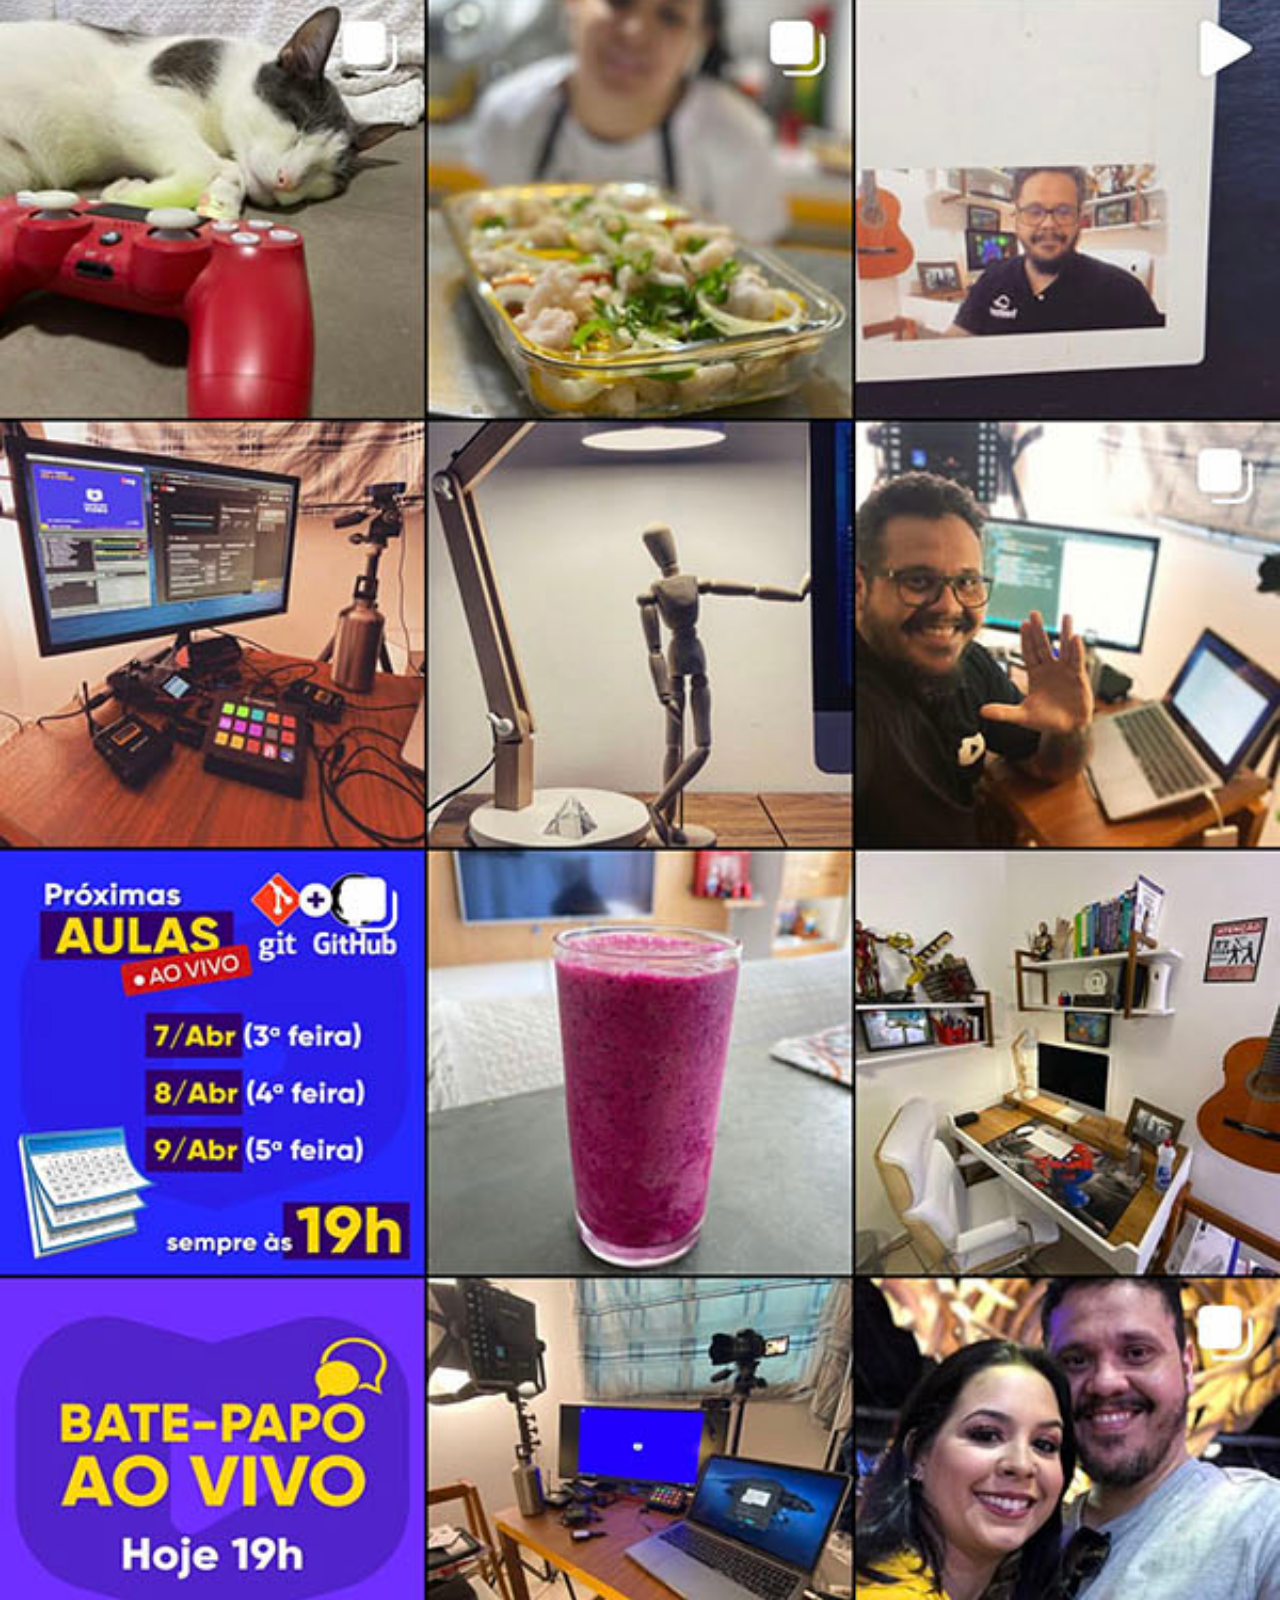
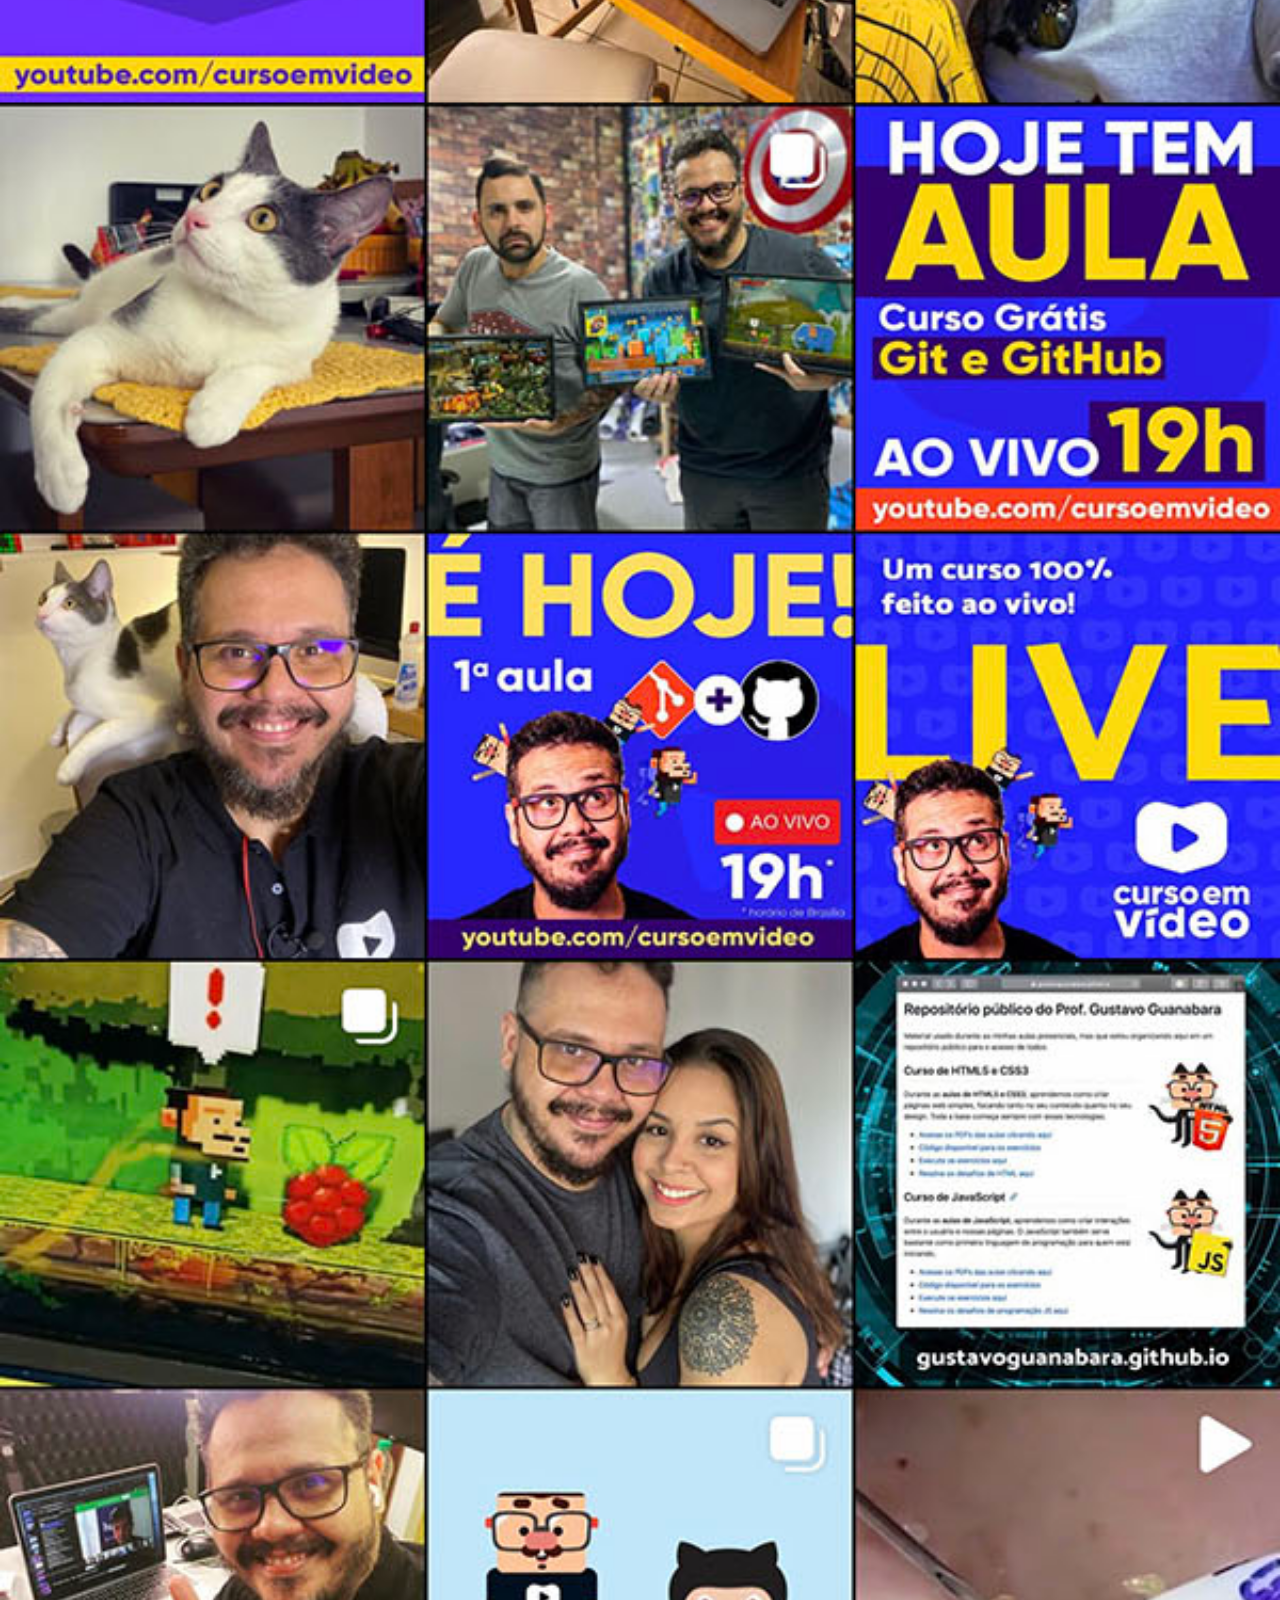
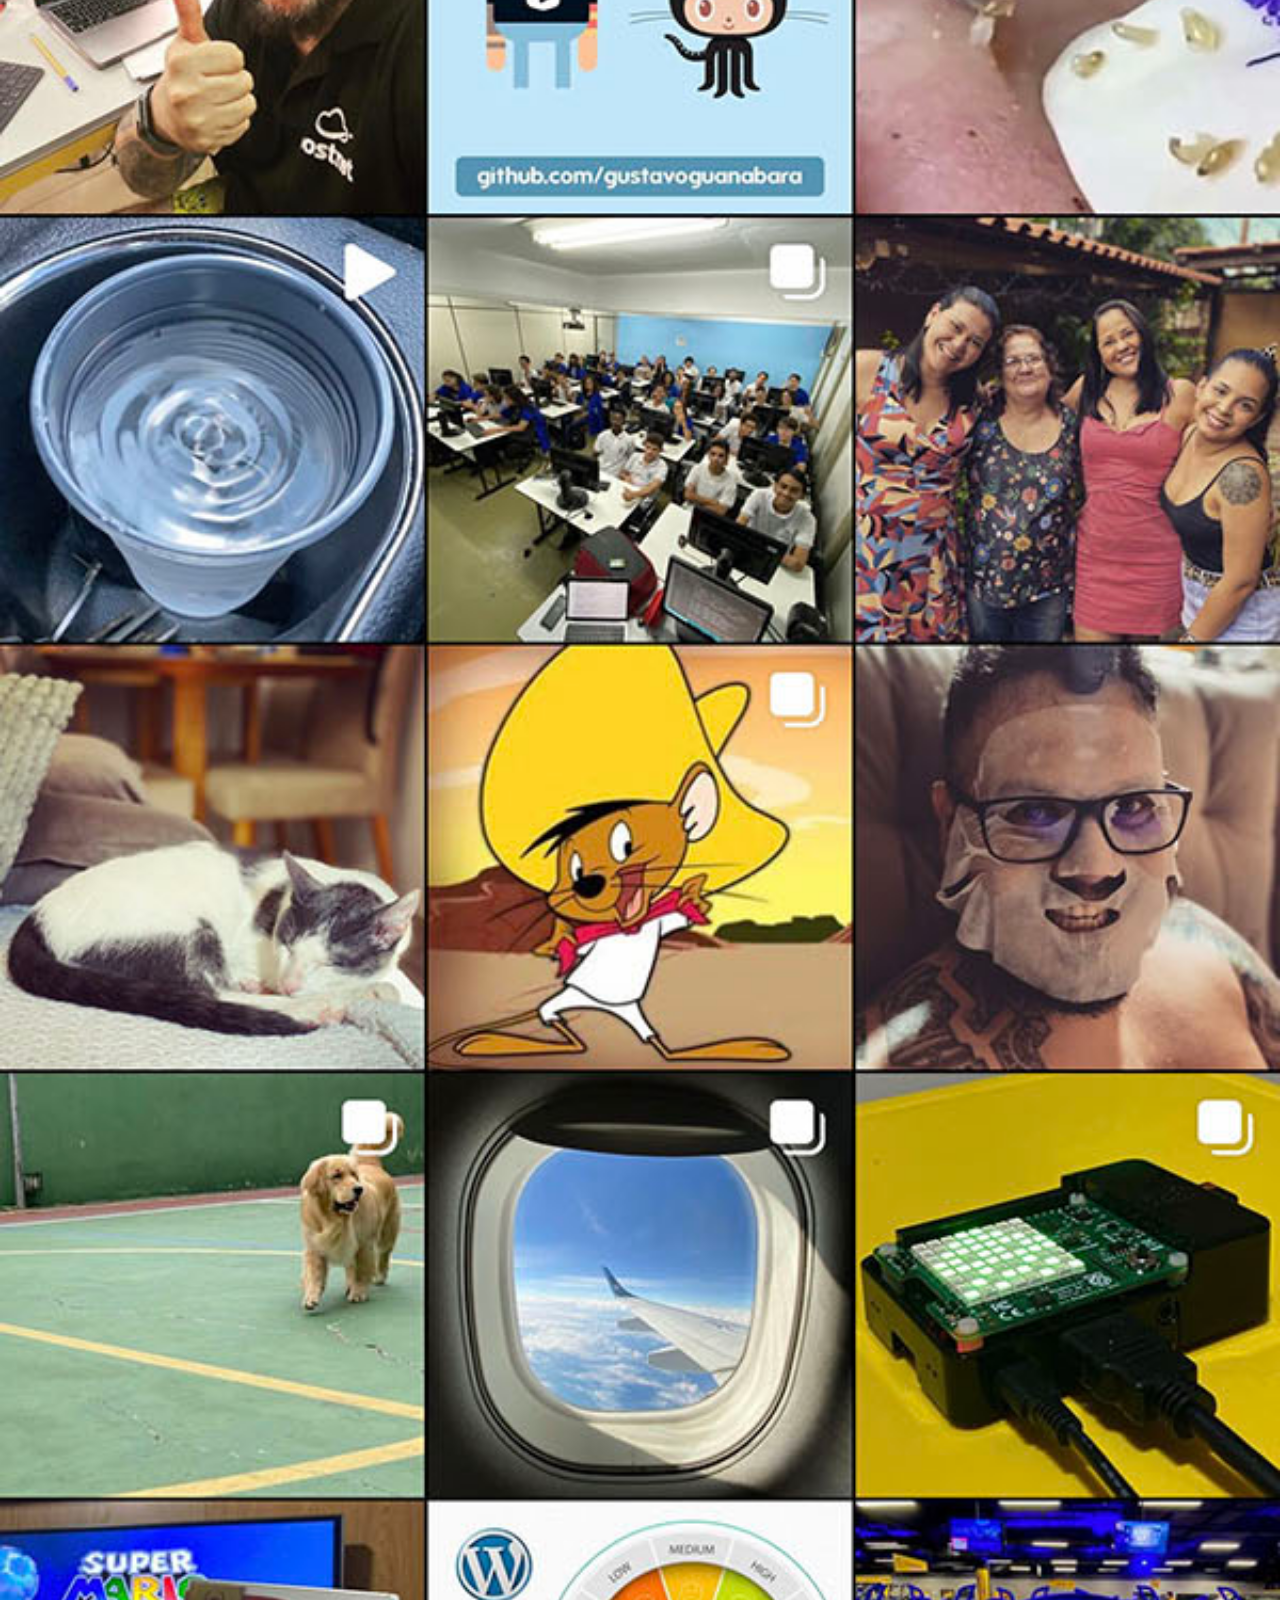
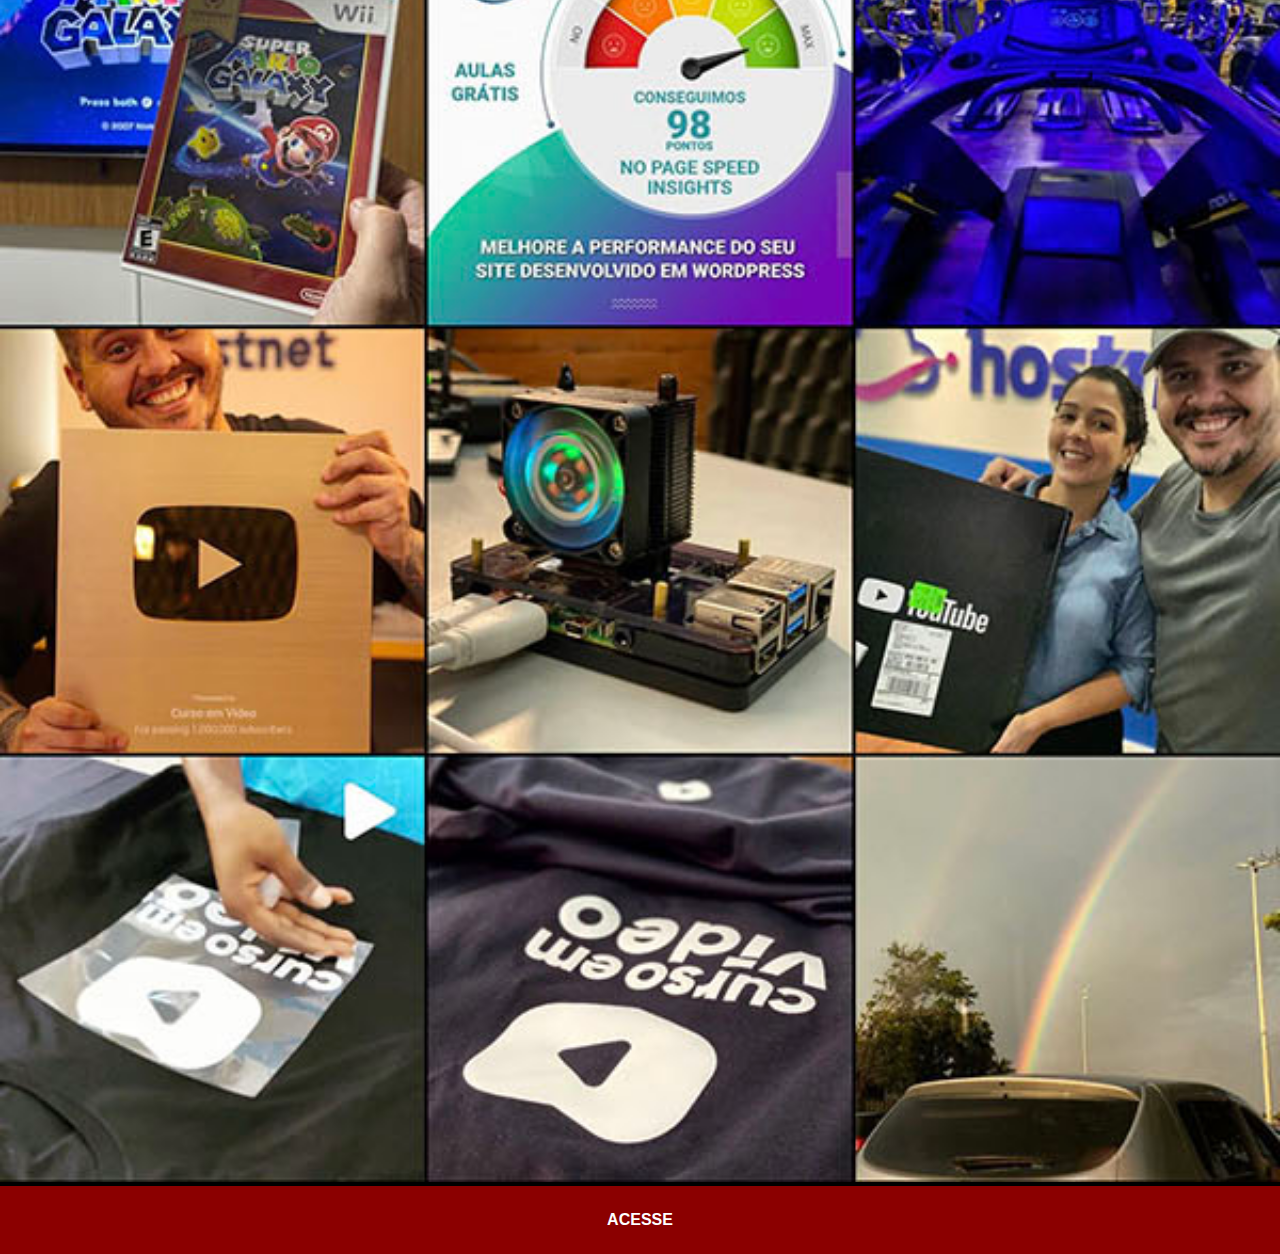
<file: instagram.html>
<!DOCTYPE html>
<html lang="en">
<head>
    <meta charset="UTF-8">
    <meta name="viewport" content="width=device-width, initial-scale=1.0">
    <title>Instagram</title>
    <link rel="stylesheet" href="estilos/social.css">
</head>
<body>
    <img src="imagens/tela-instagram.jpg" alt="instagram">
    <a href="https://www.instagram.com/endrewoliveiraa_/" target="_blank">ACESSE</a>
    
</body>
</html>
</file>
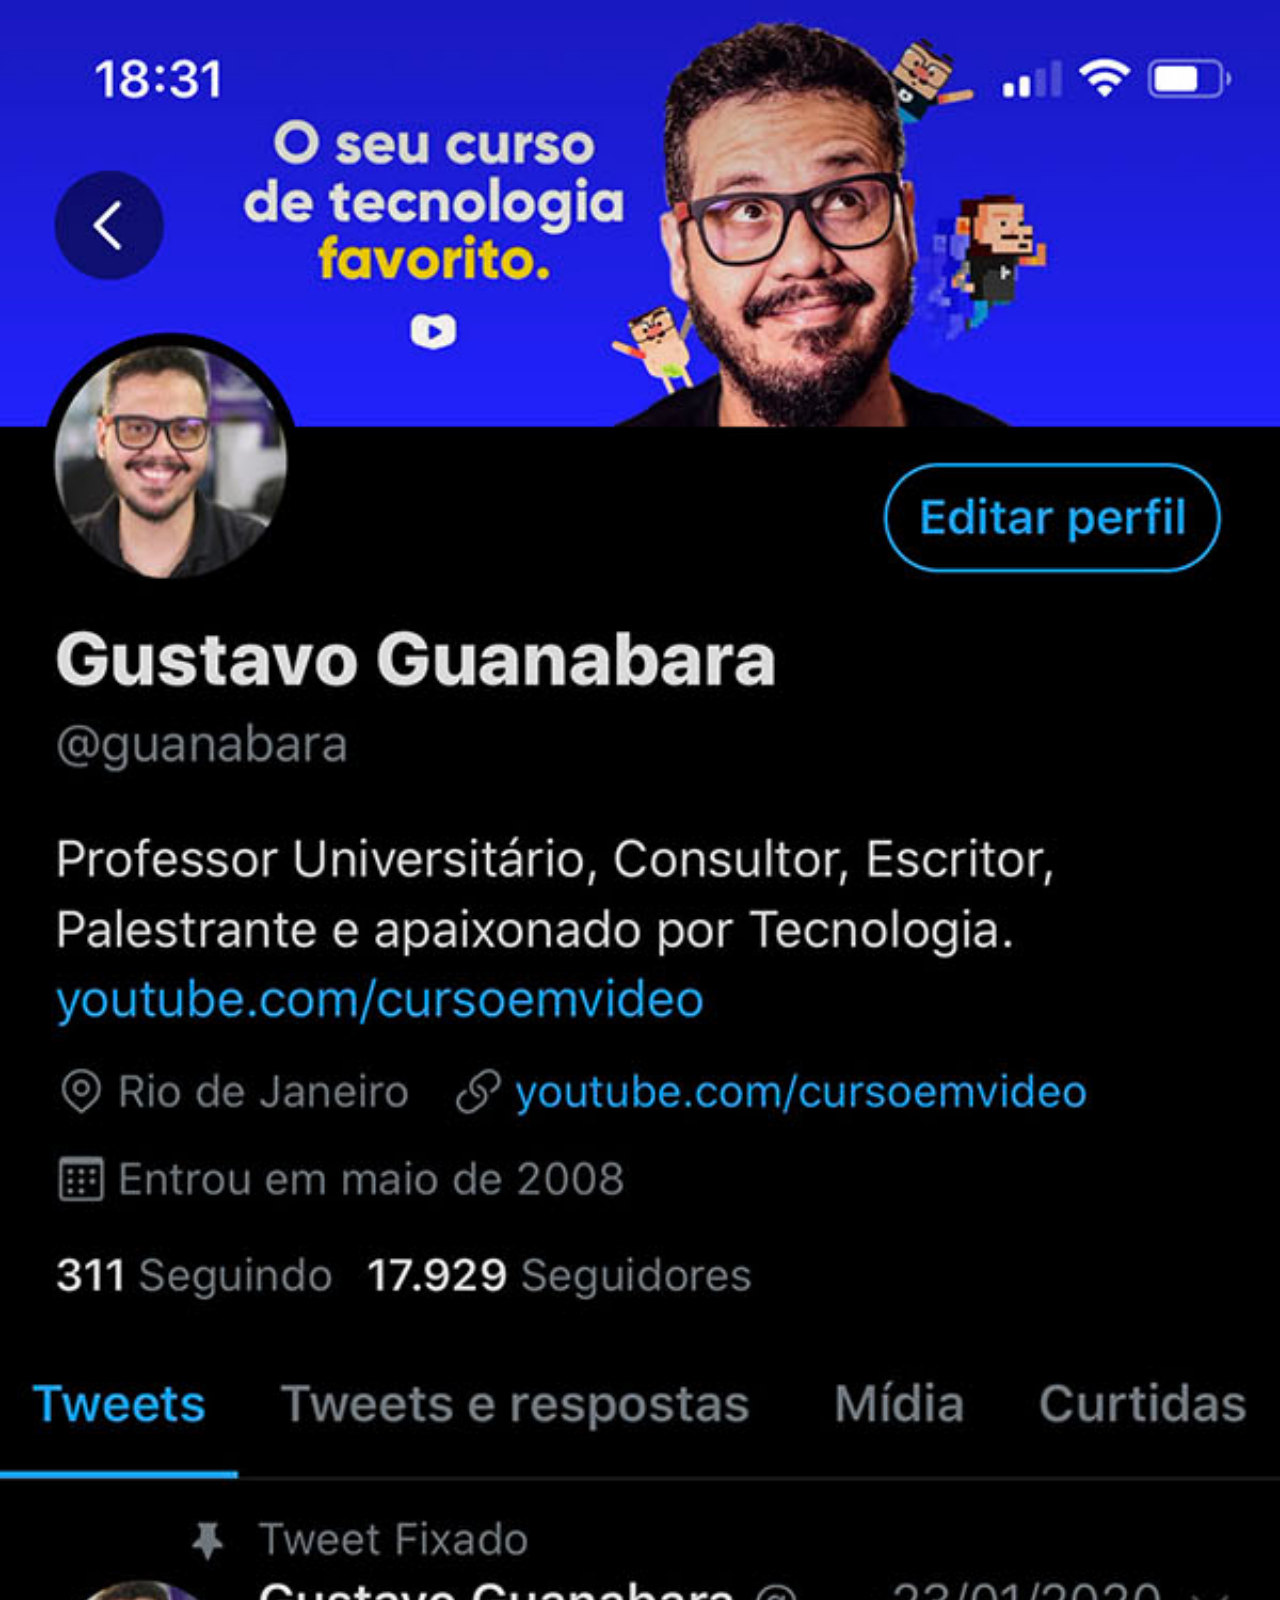
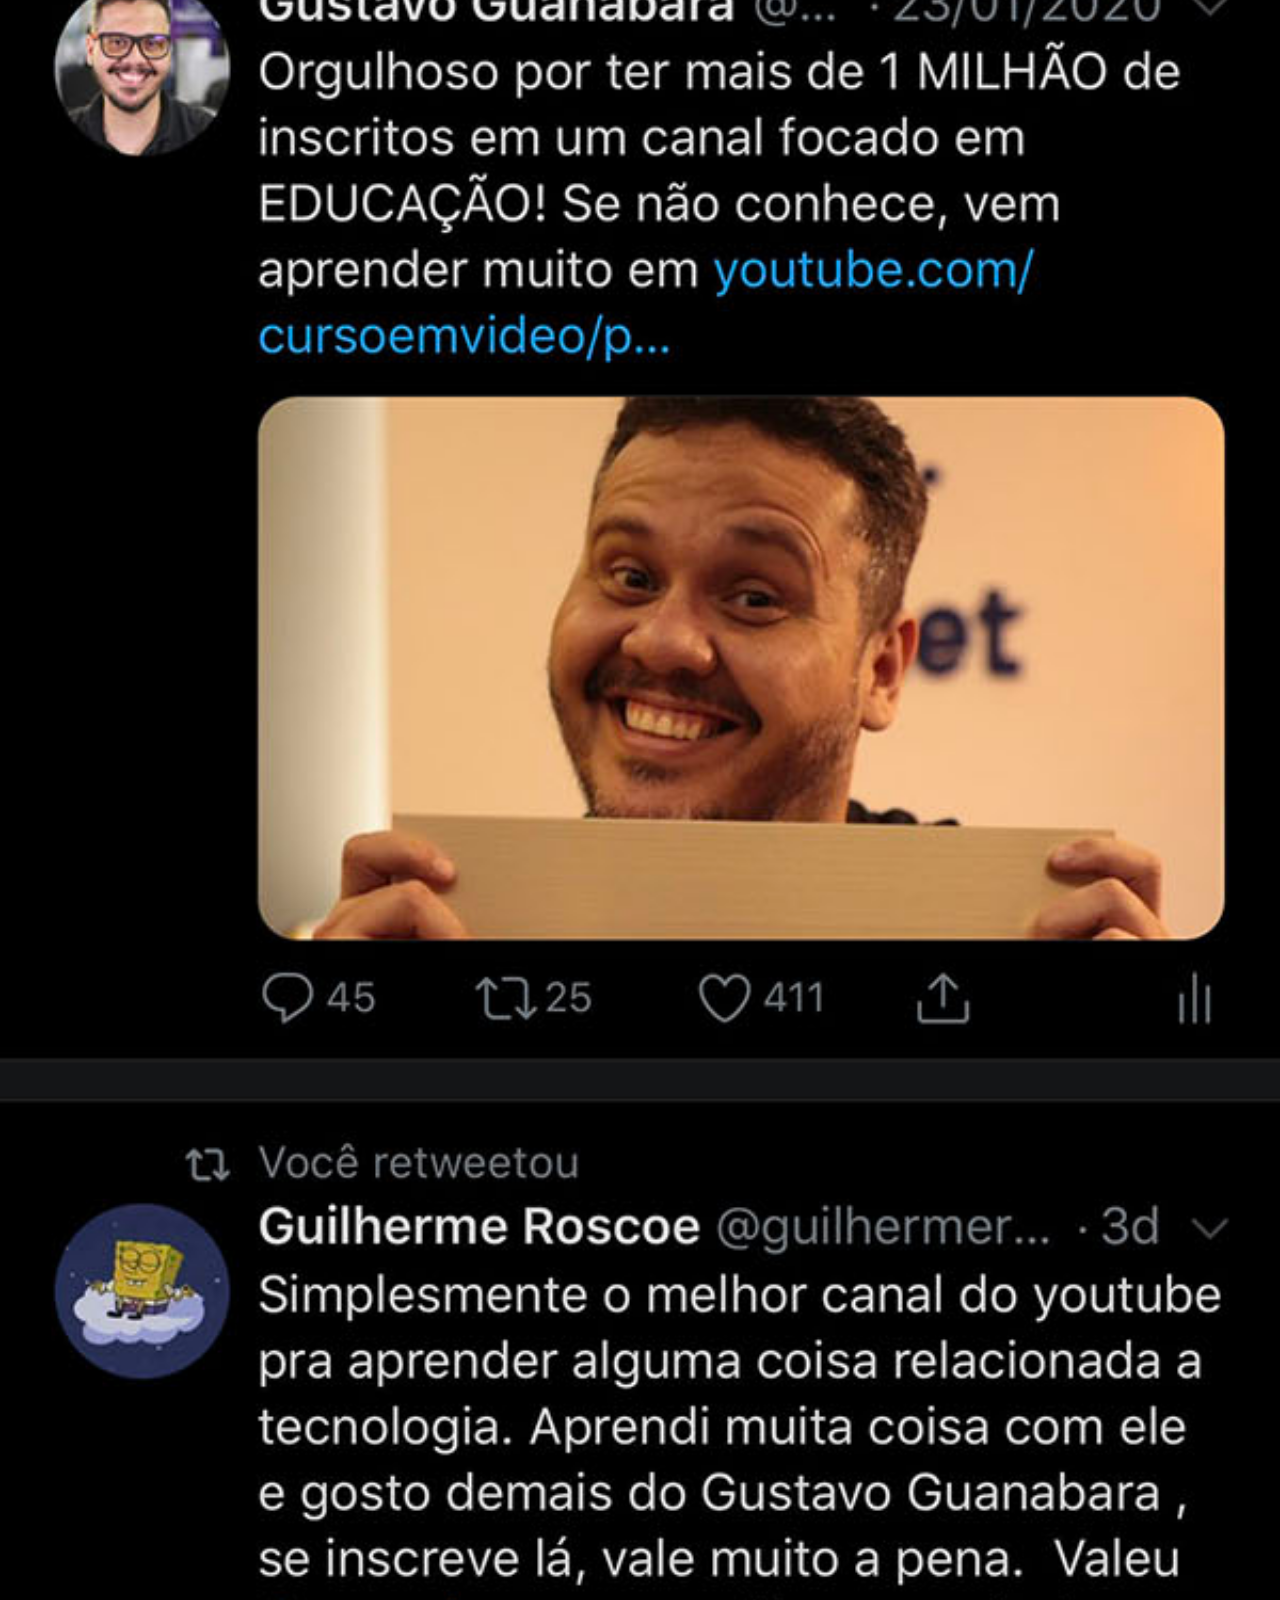
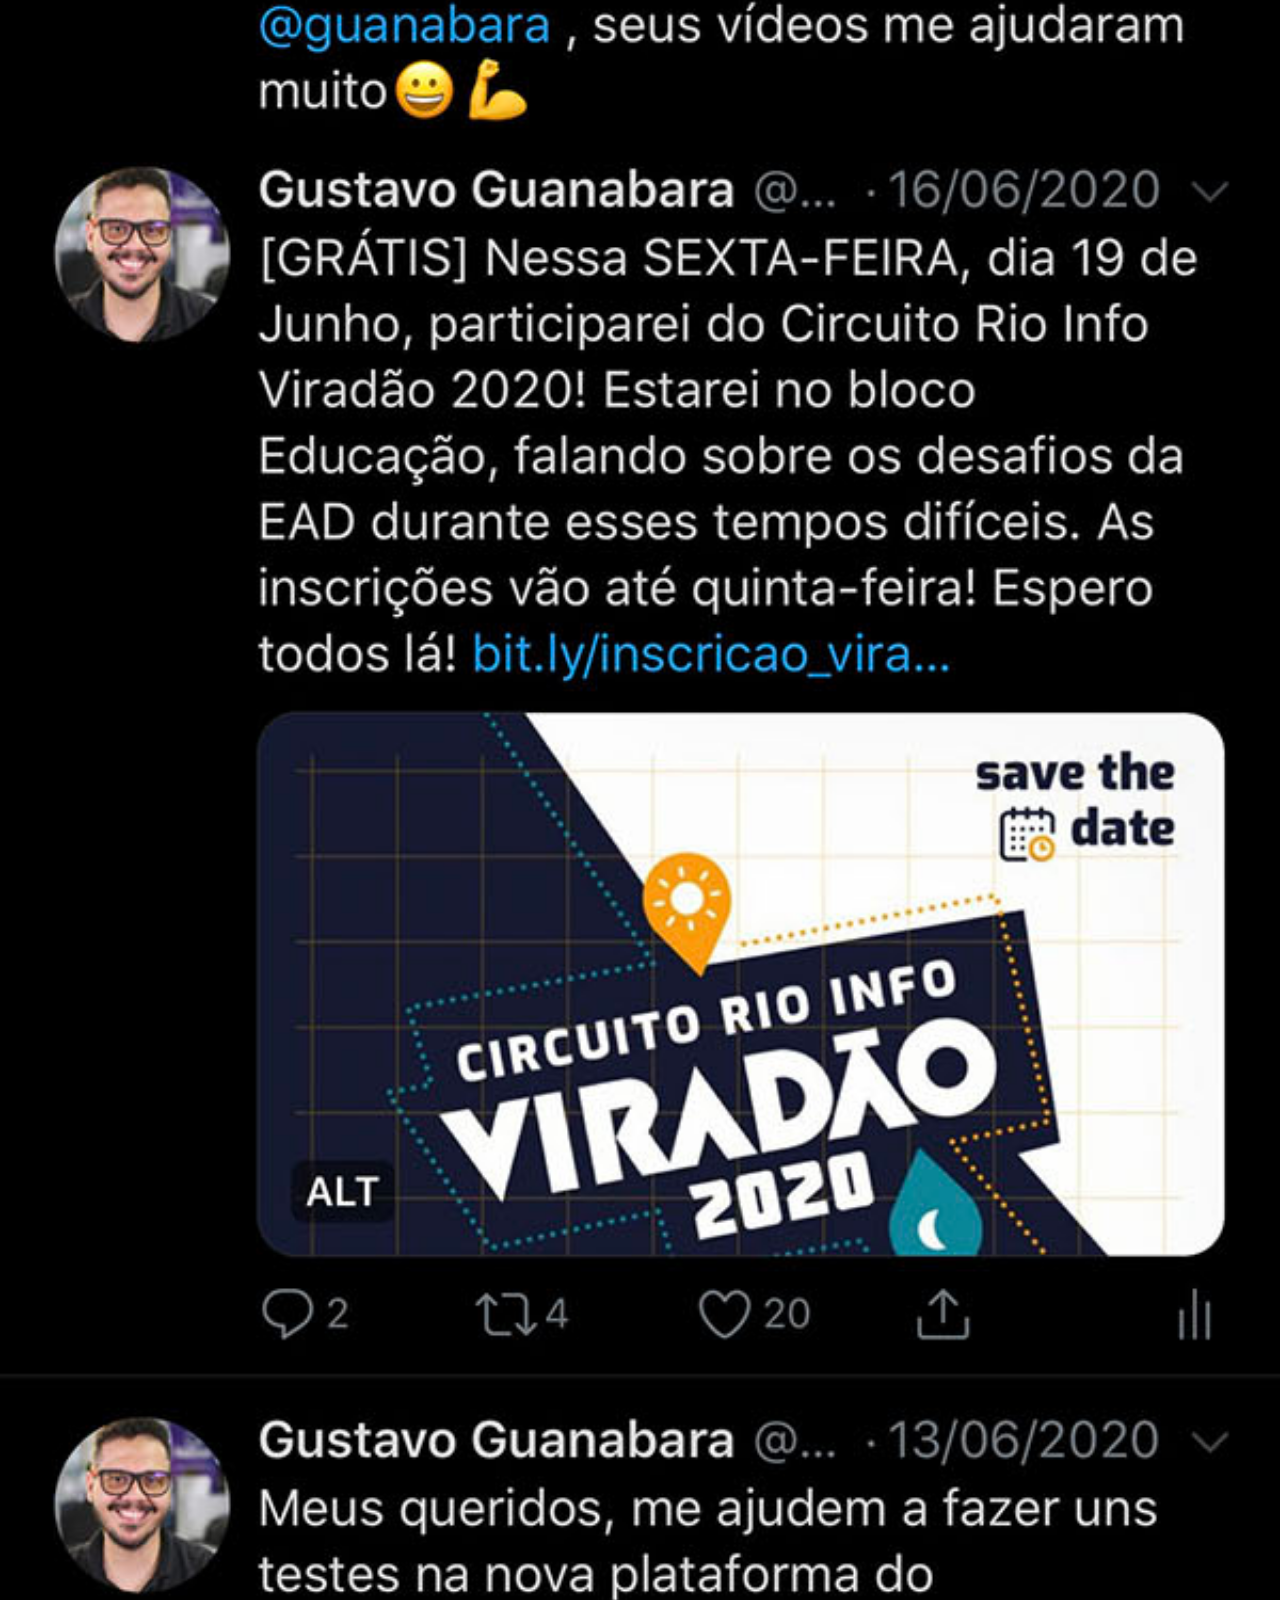
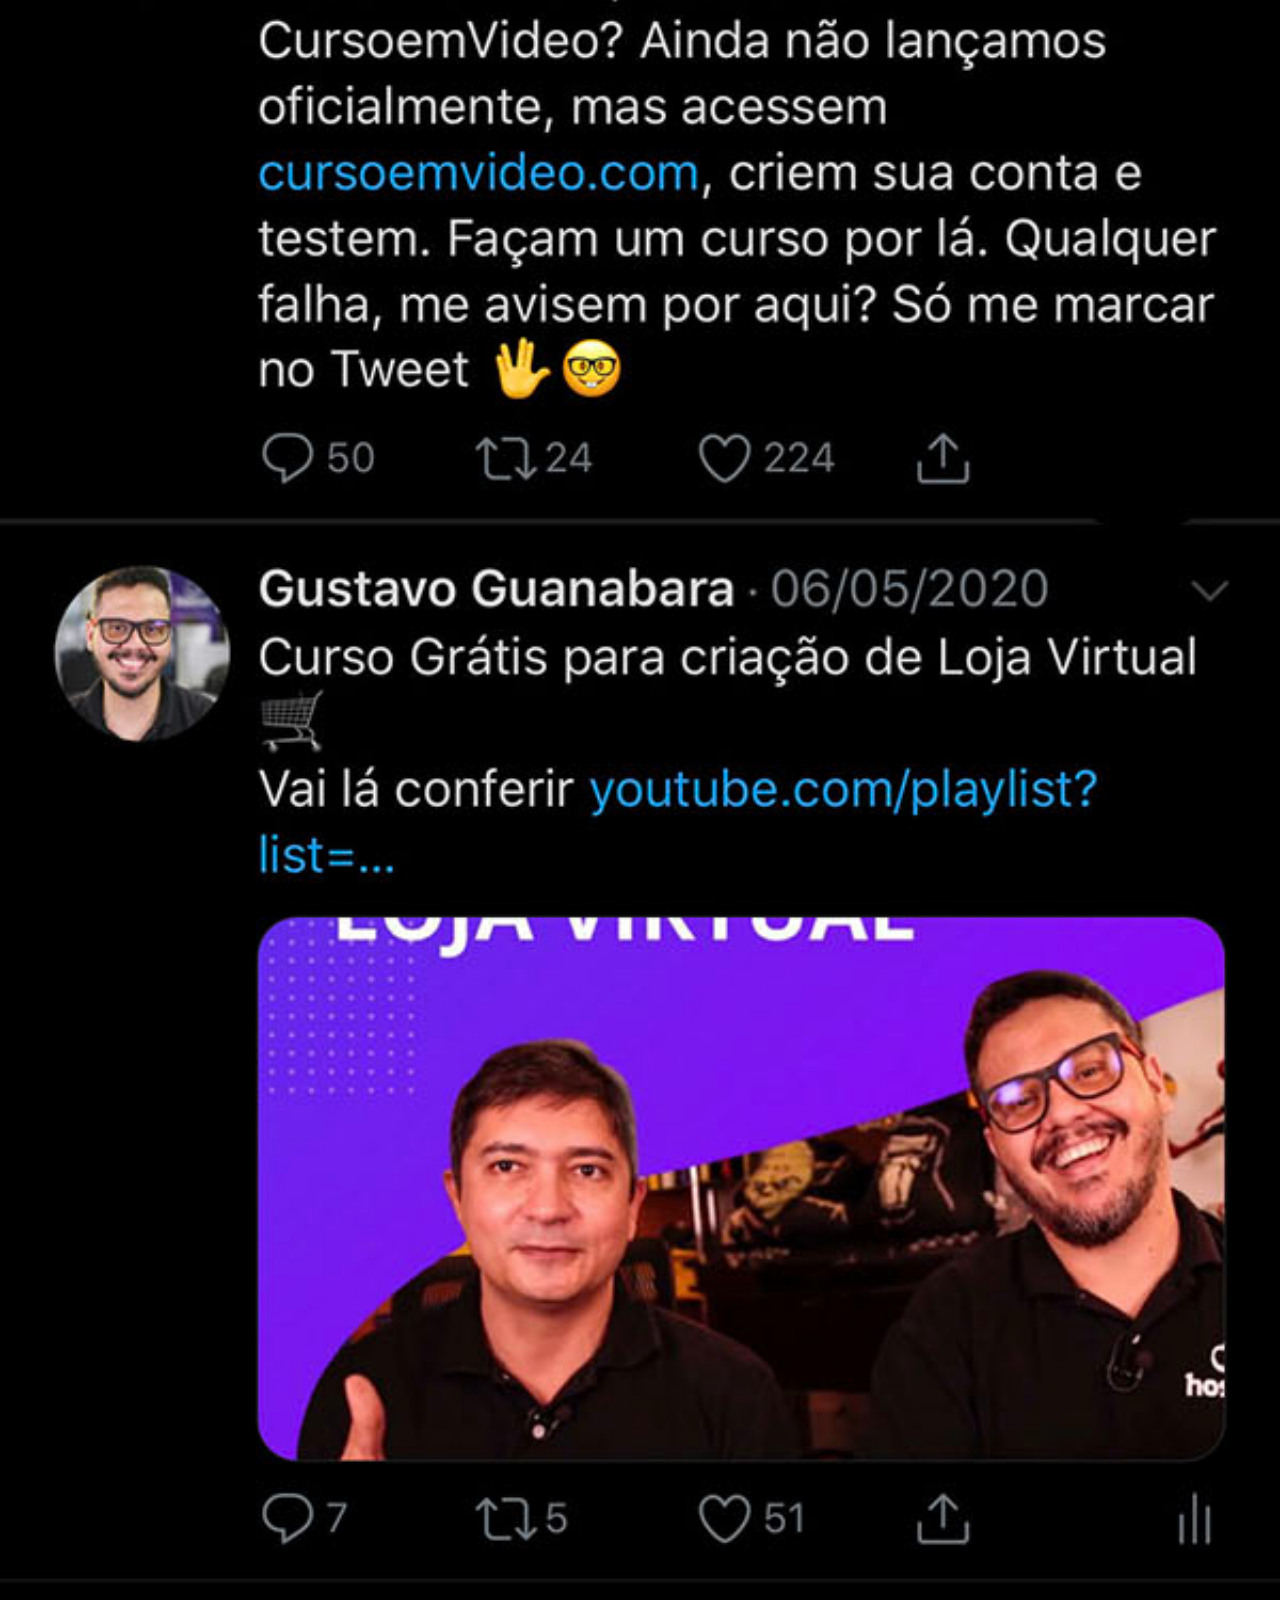
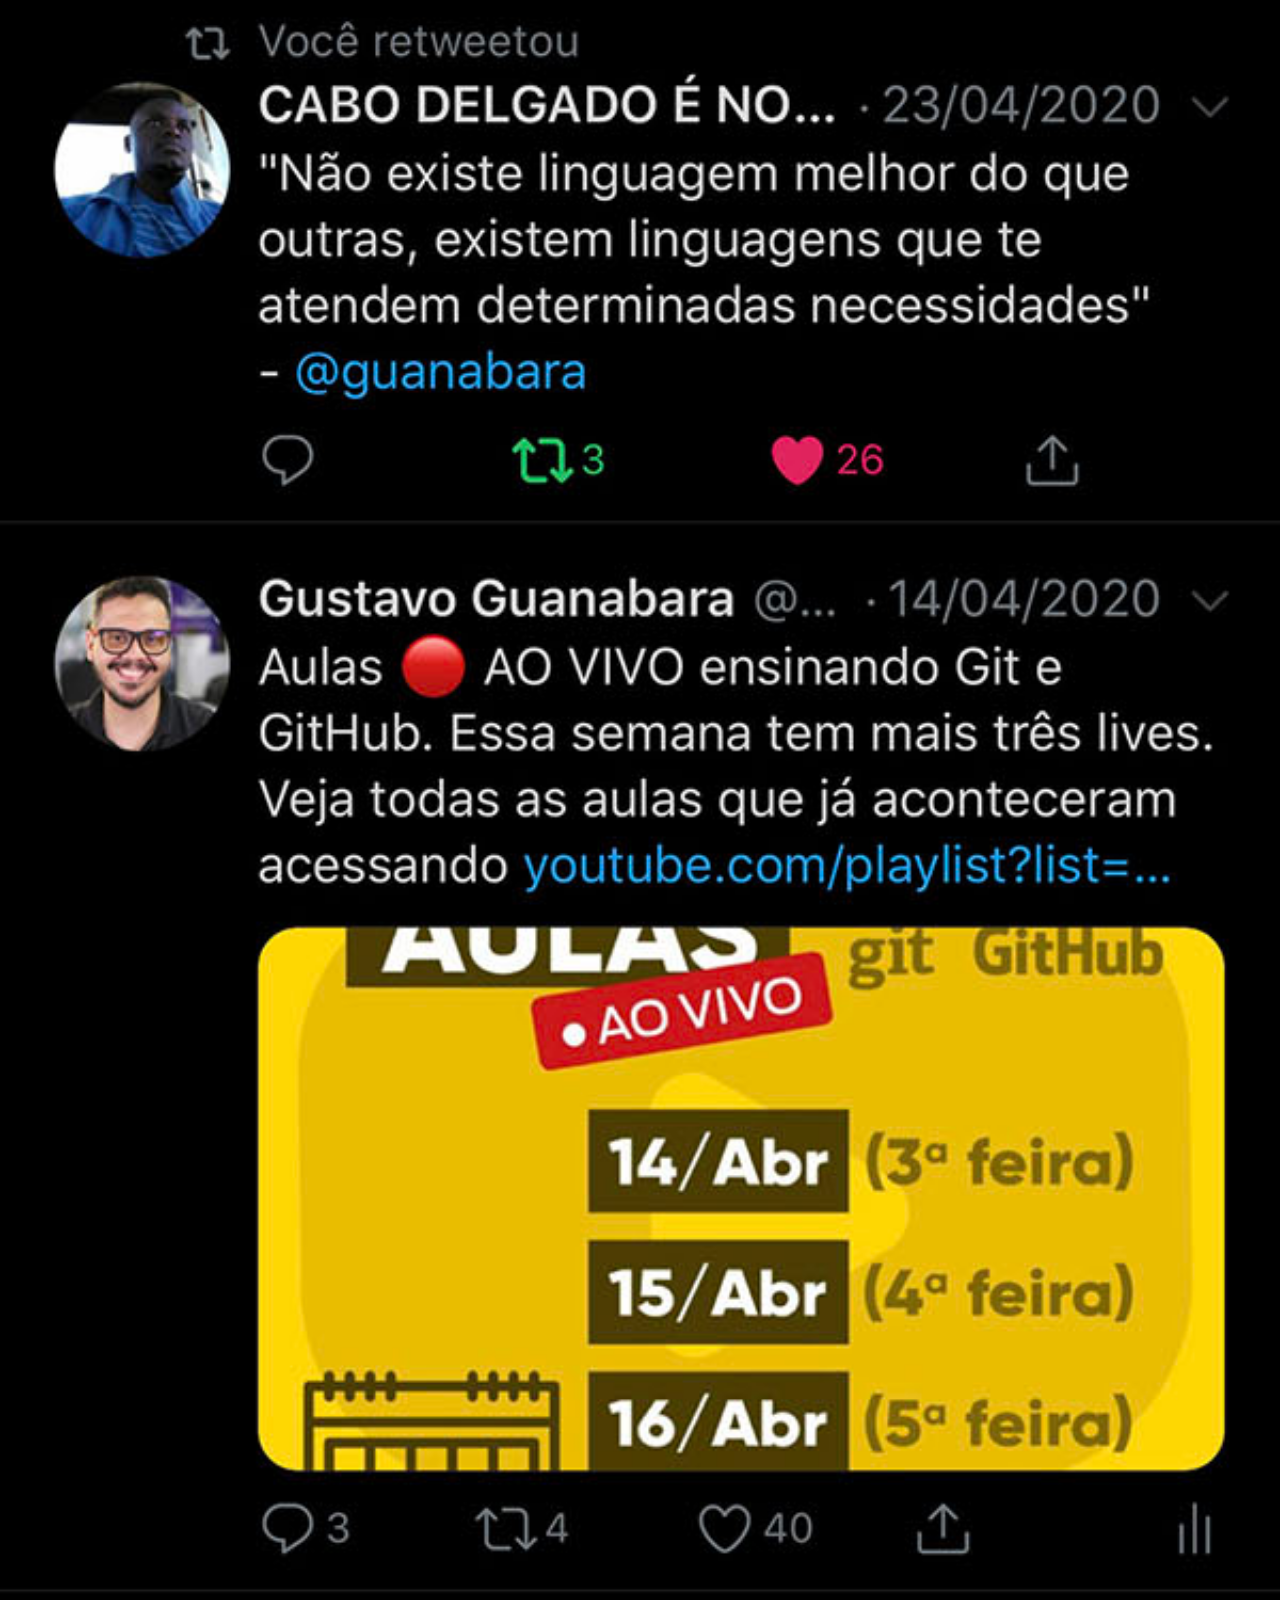
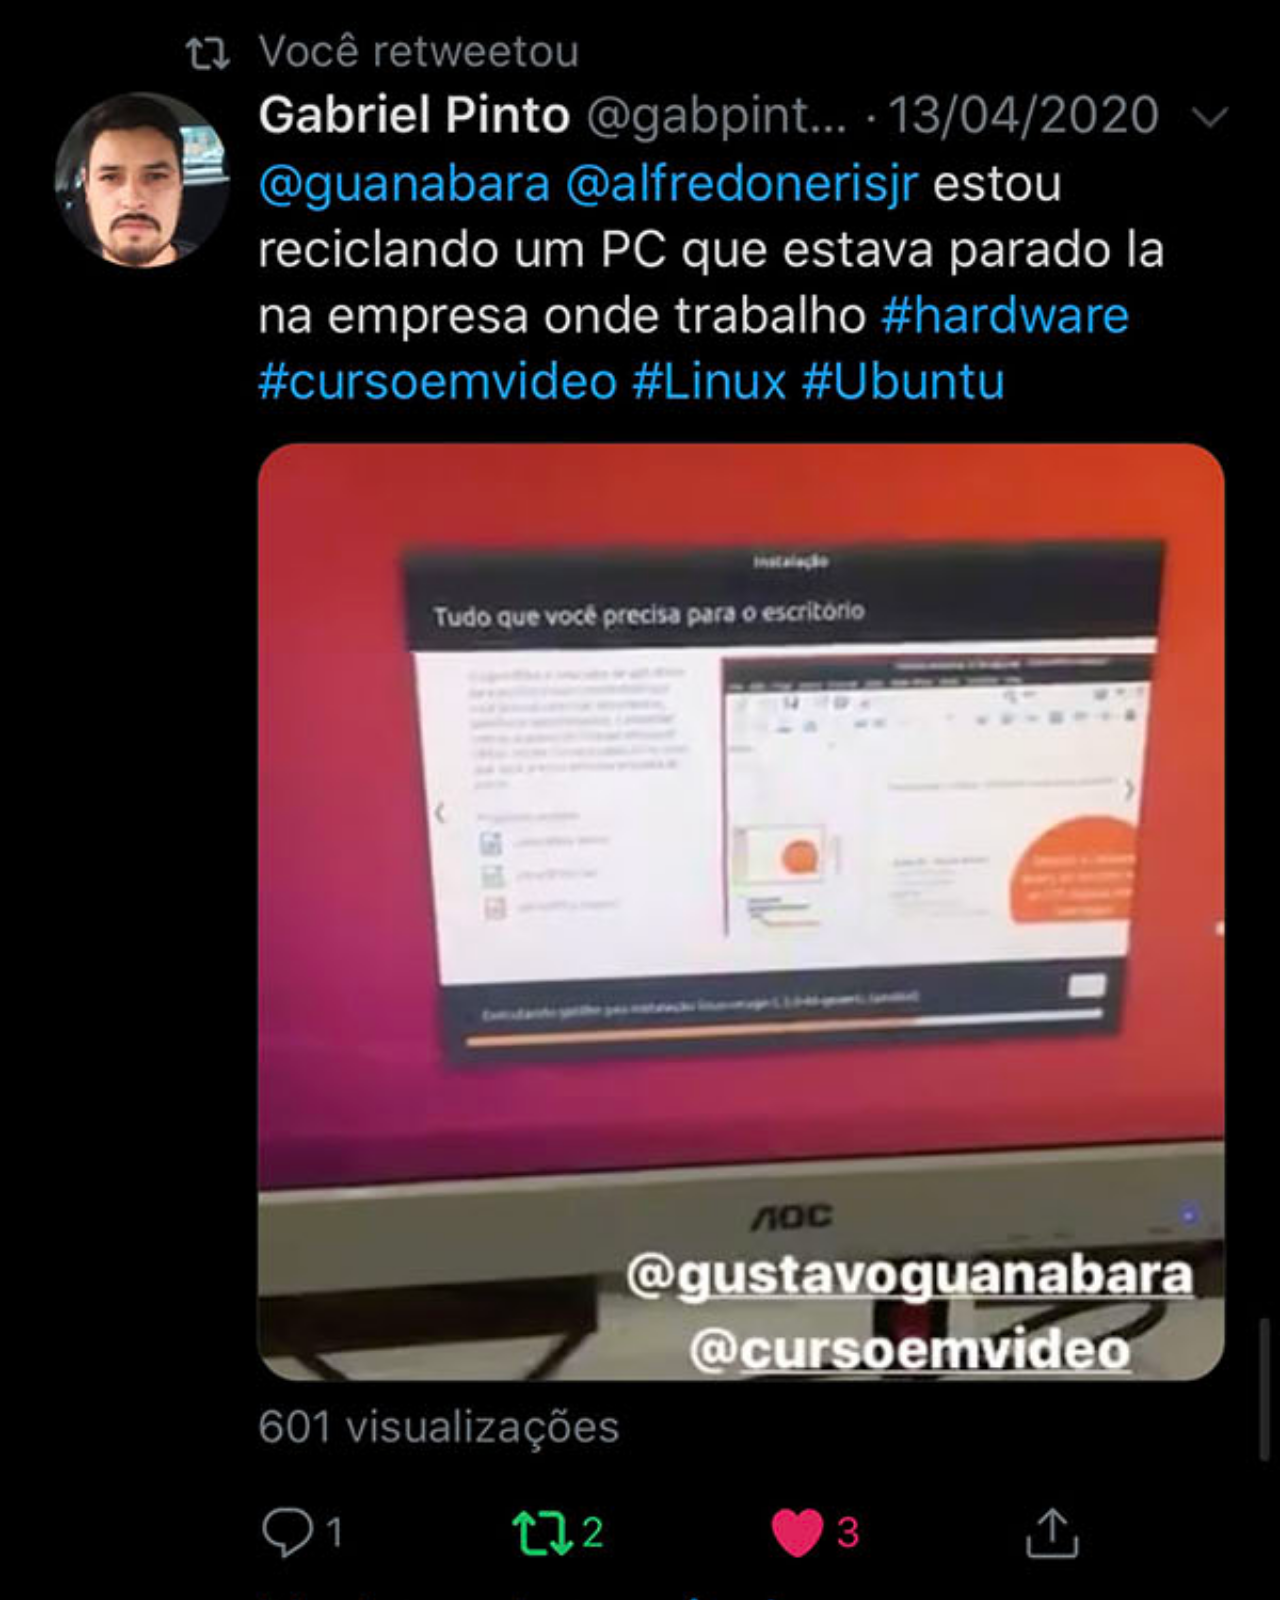
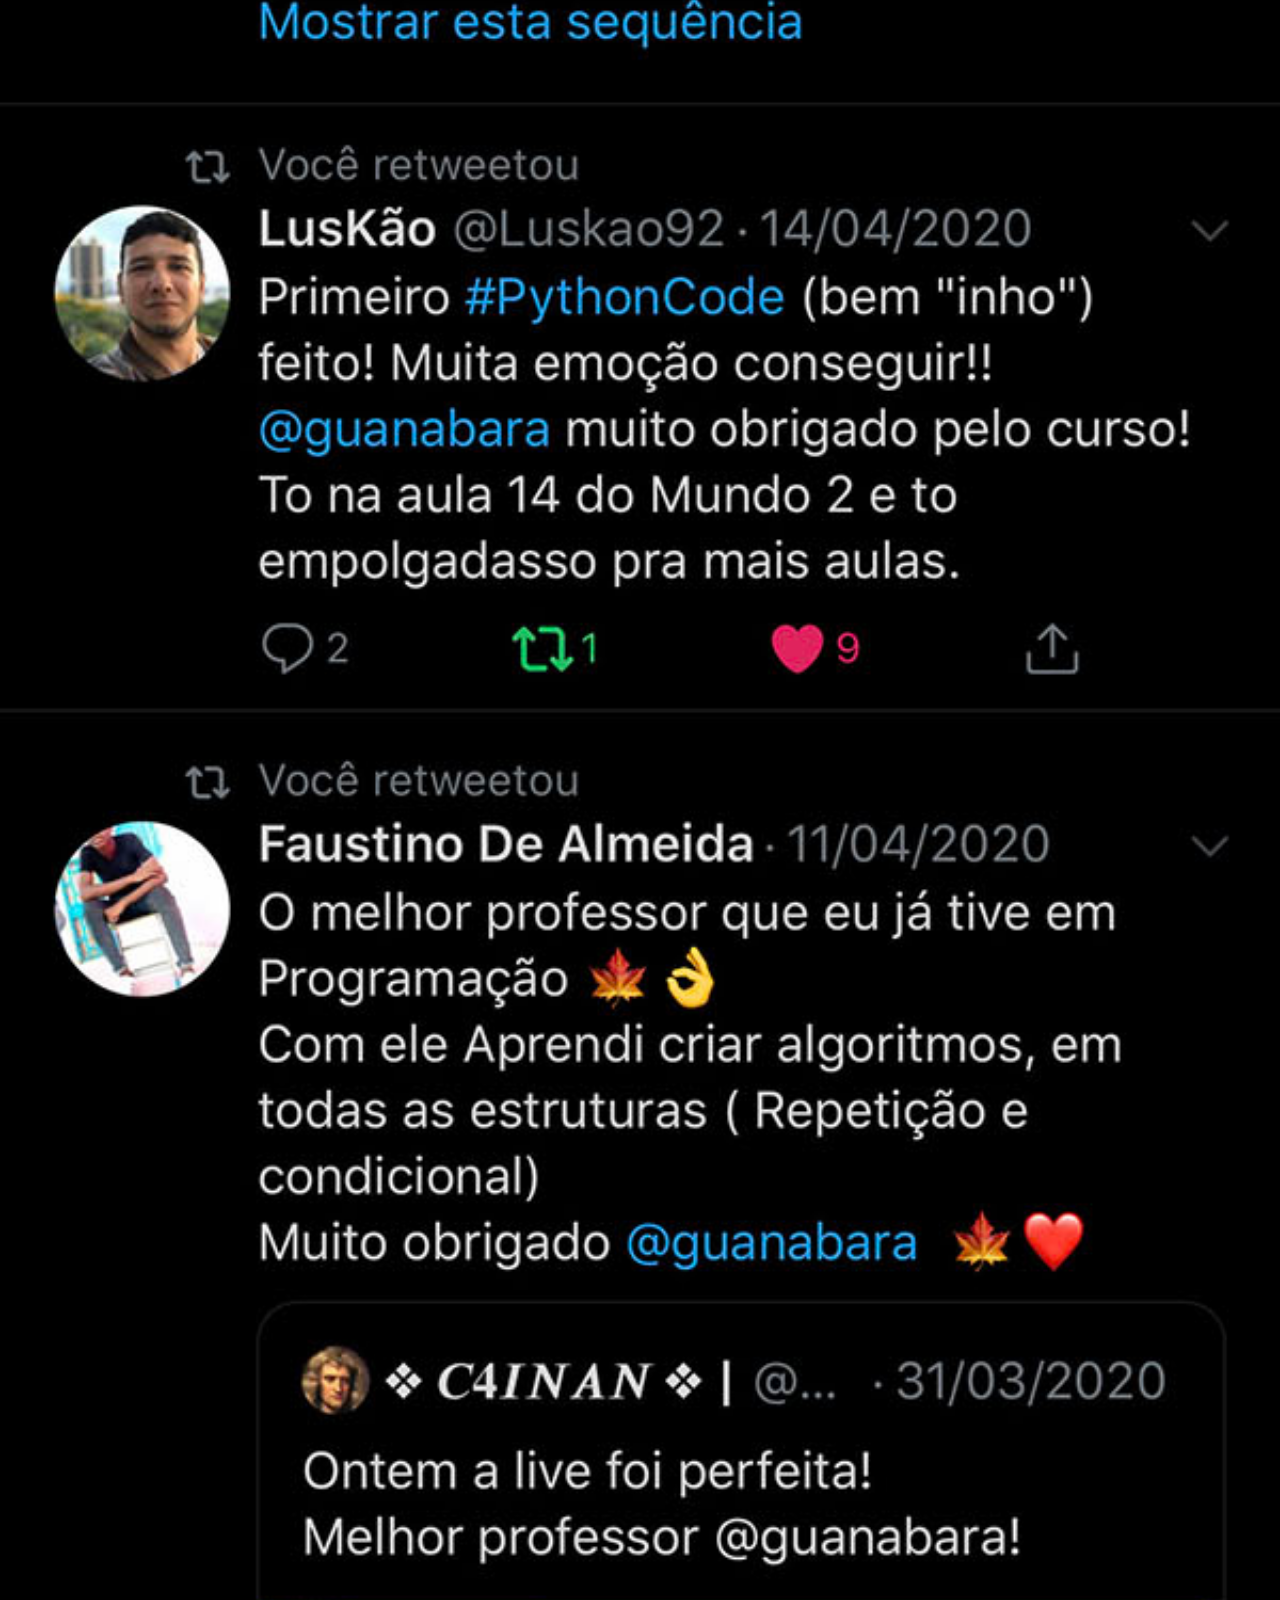
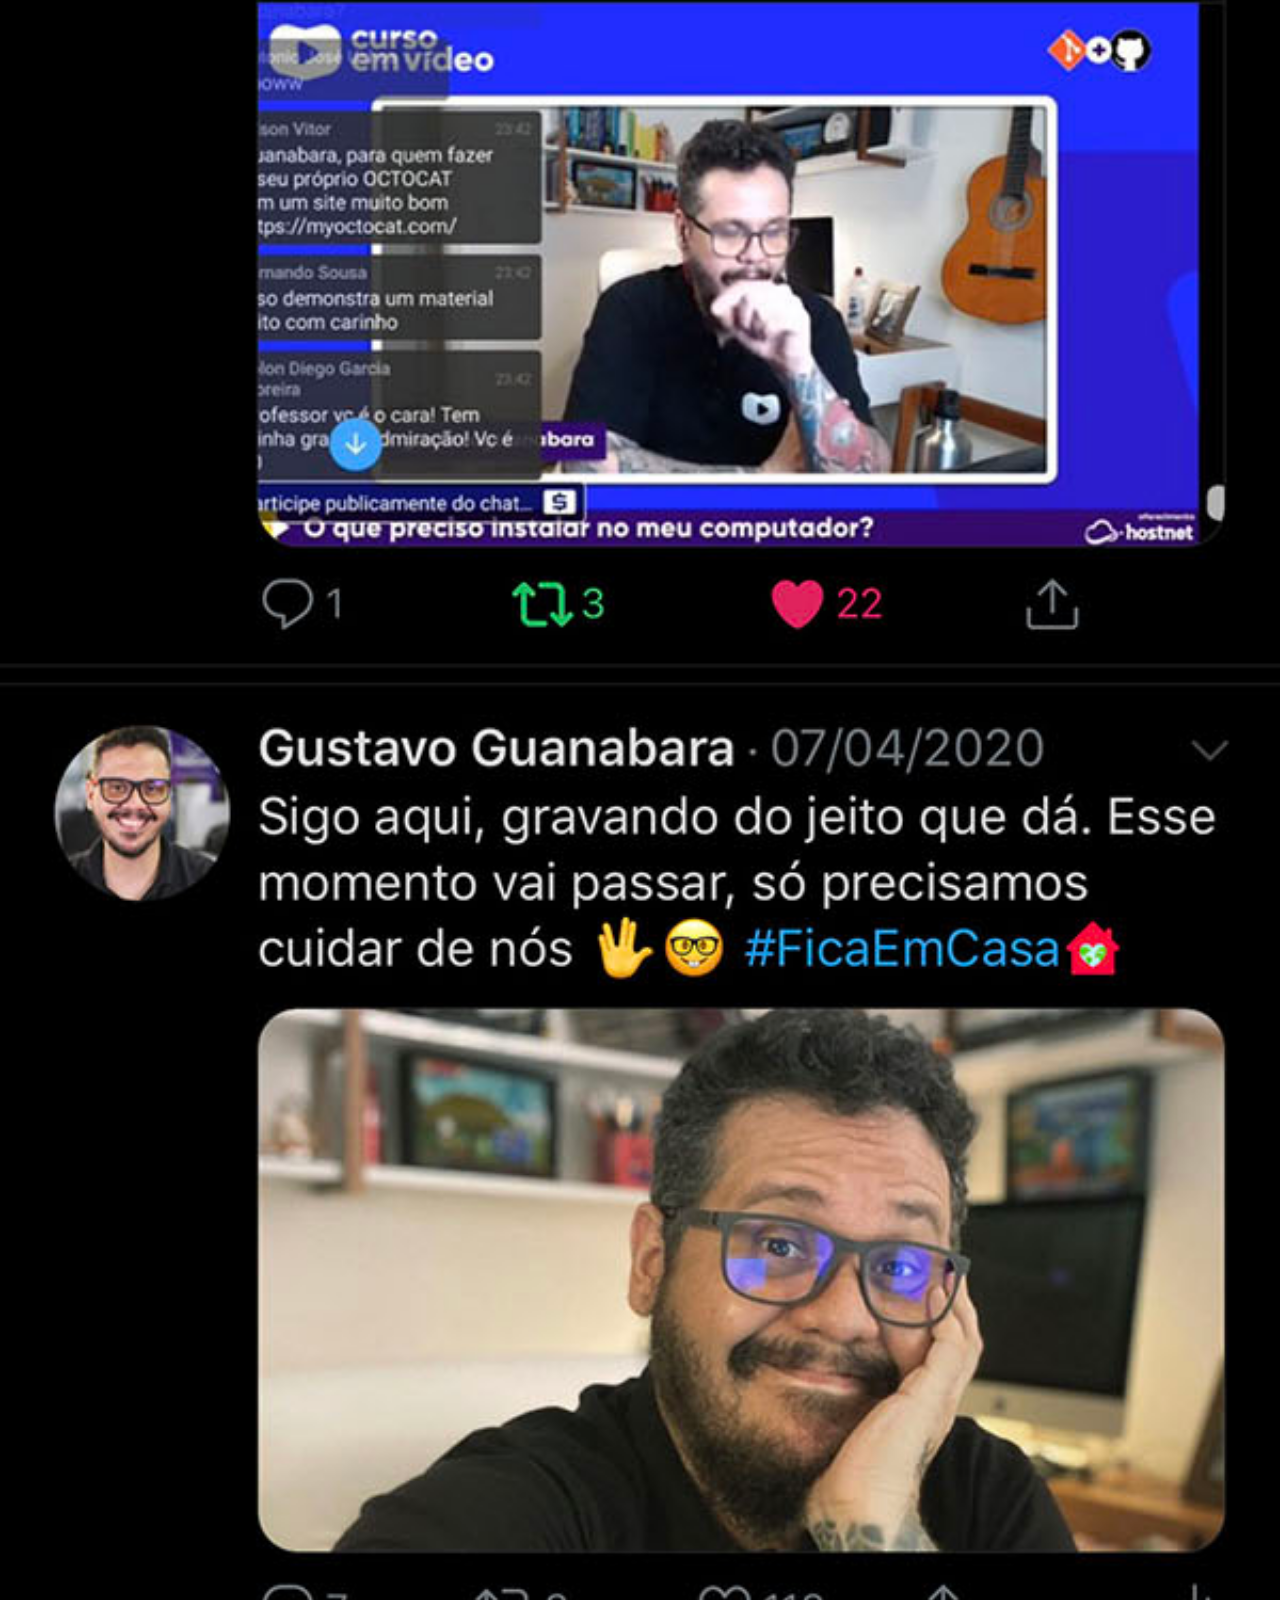
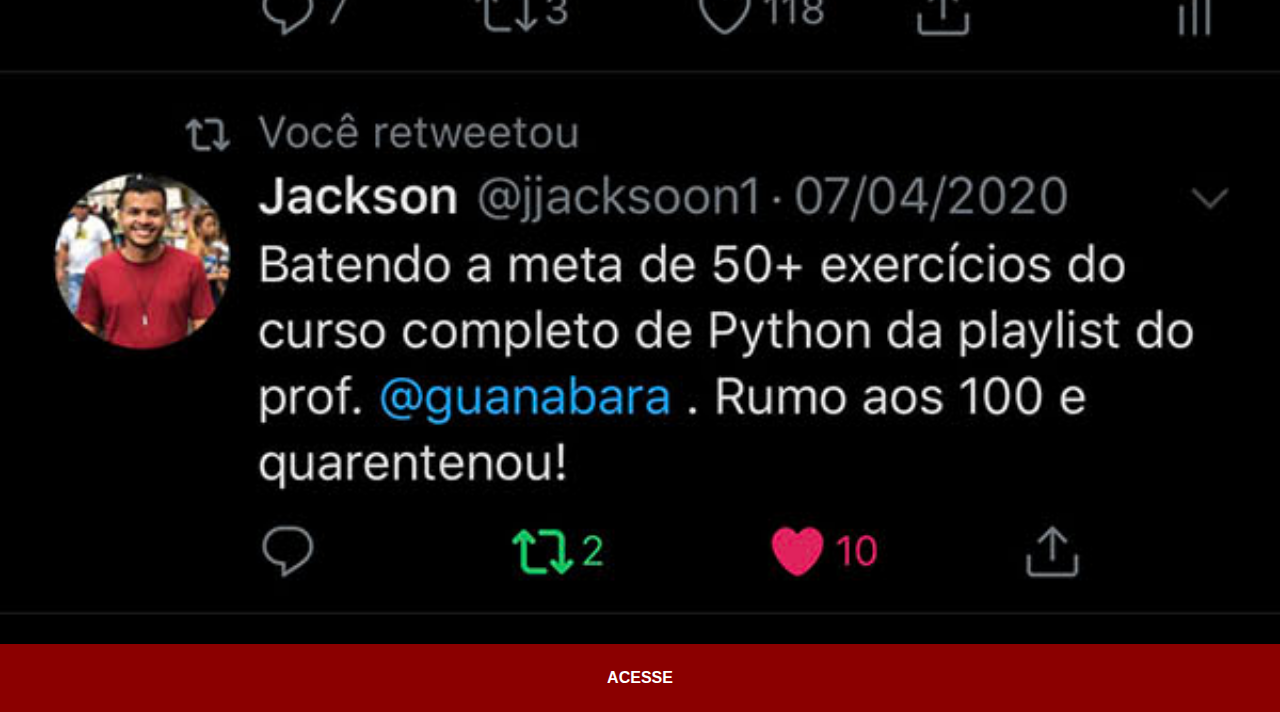
<file: twiter.html>
<!DOCTYPE html>
<html lang="en">
<head>
    <meta charset="UTF-8">
    <meta name="viewport" content="width=device-width, initial-scale=1.0">
    <title>X</title>
    <link rel="stylesheet" href="estilos/social.css">
</head>
<body>
    <img src="imagens/tela-twitter.jpg" alt="twiter">
    <a href="https://x.com/E_Nowayy" target="_blank">ACESSE</a>
</body>
</html>
</file>
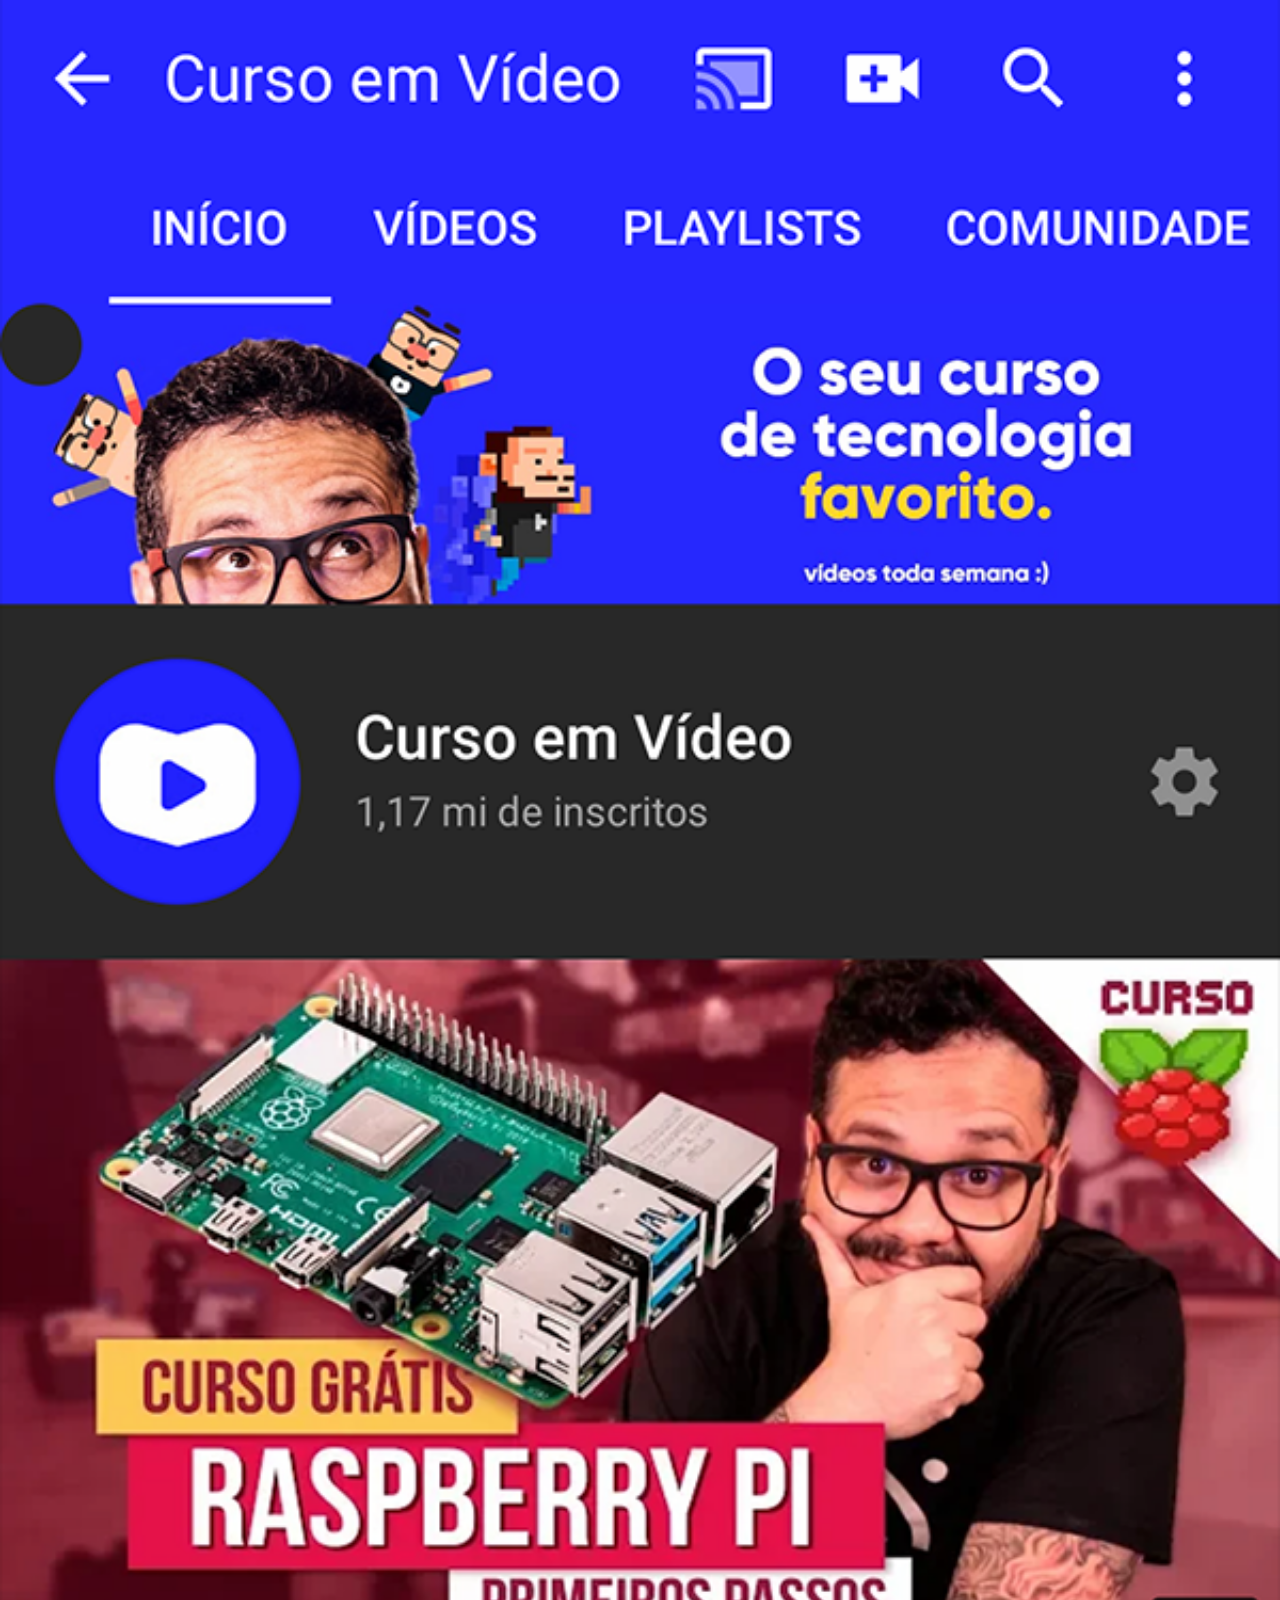
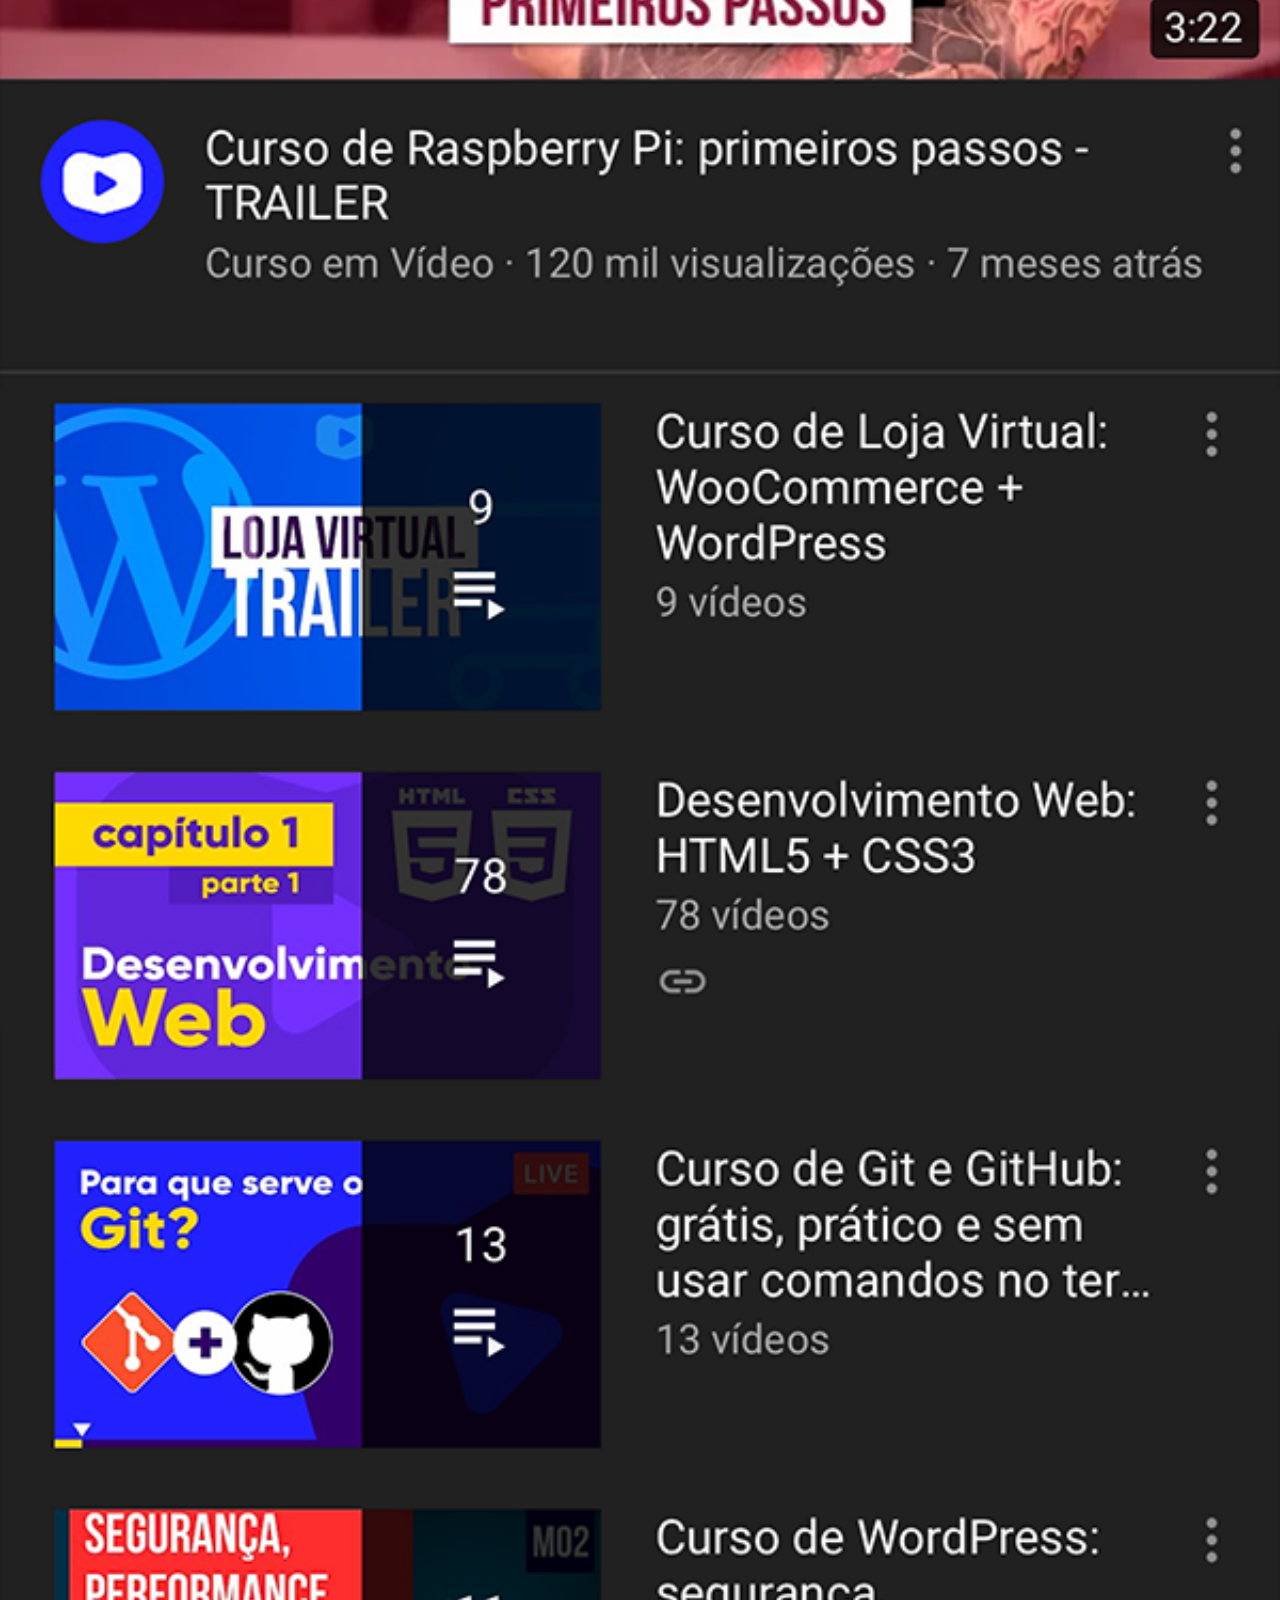
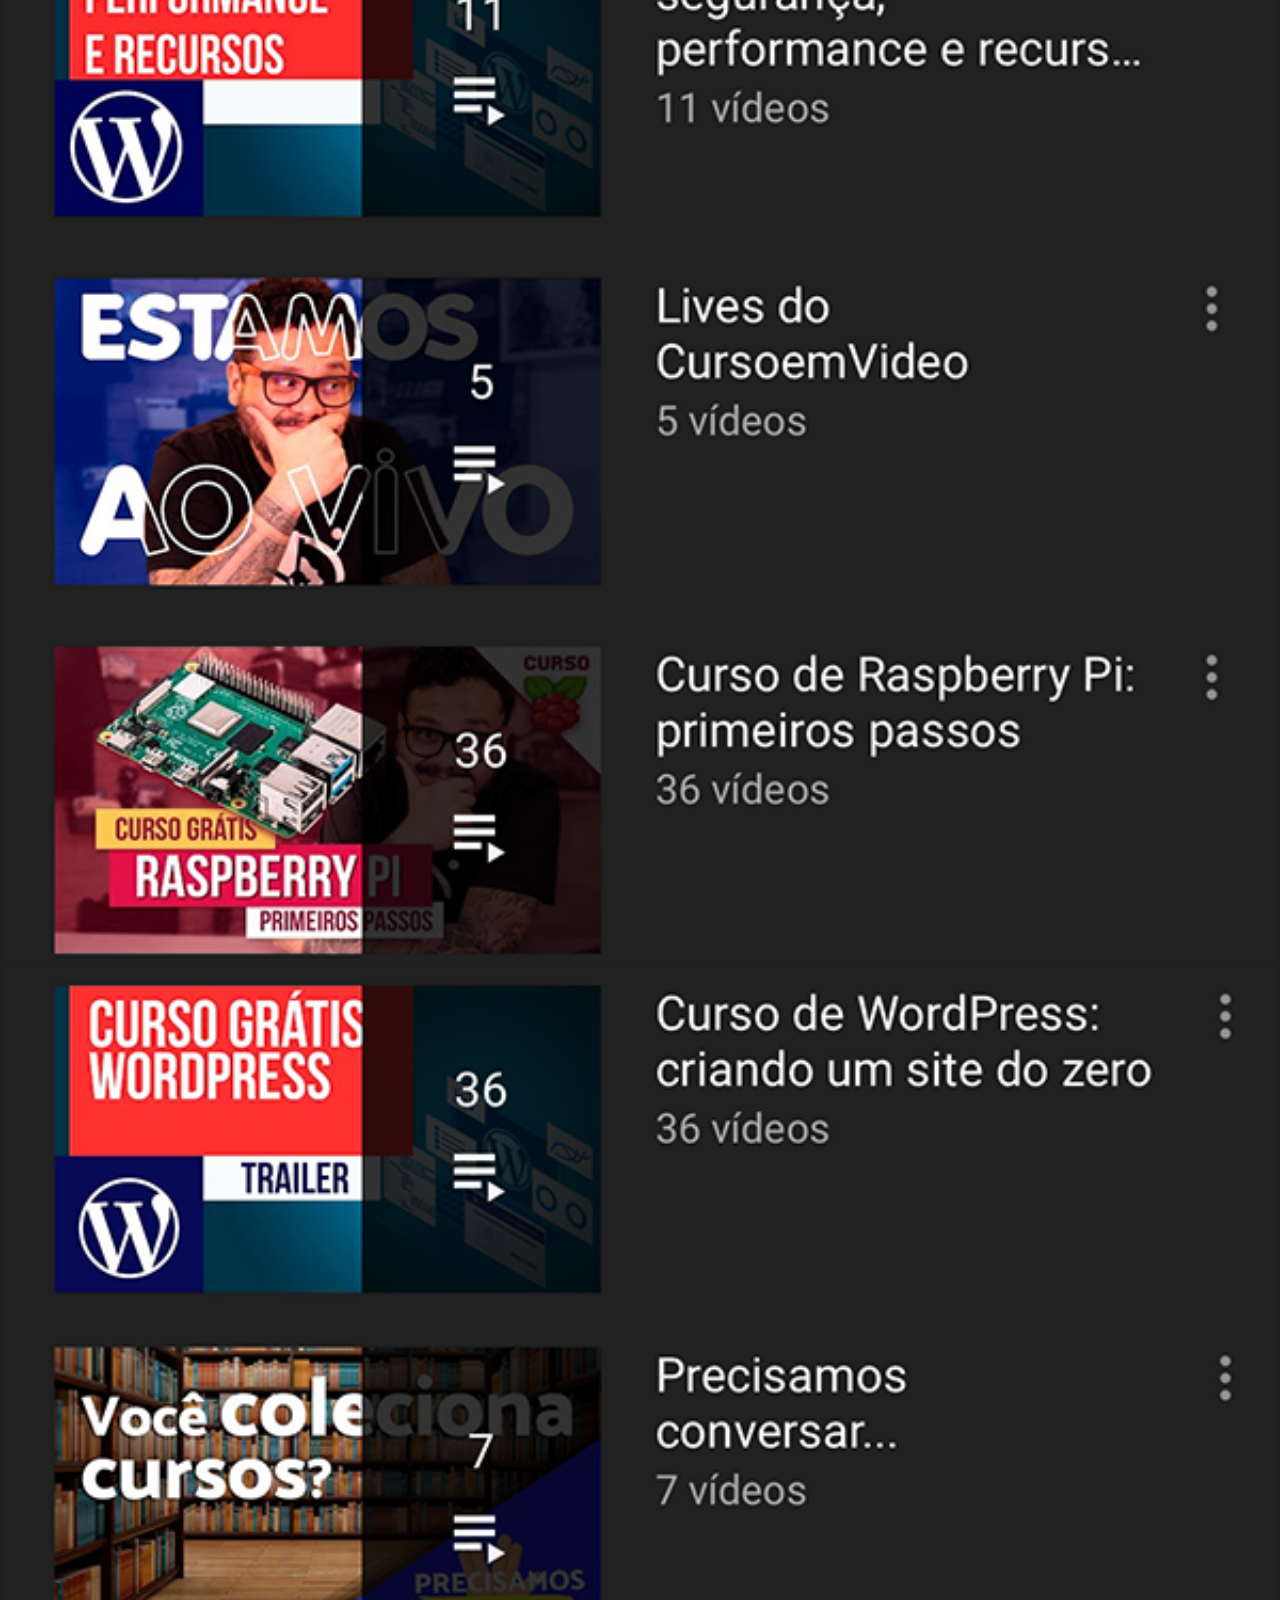
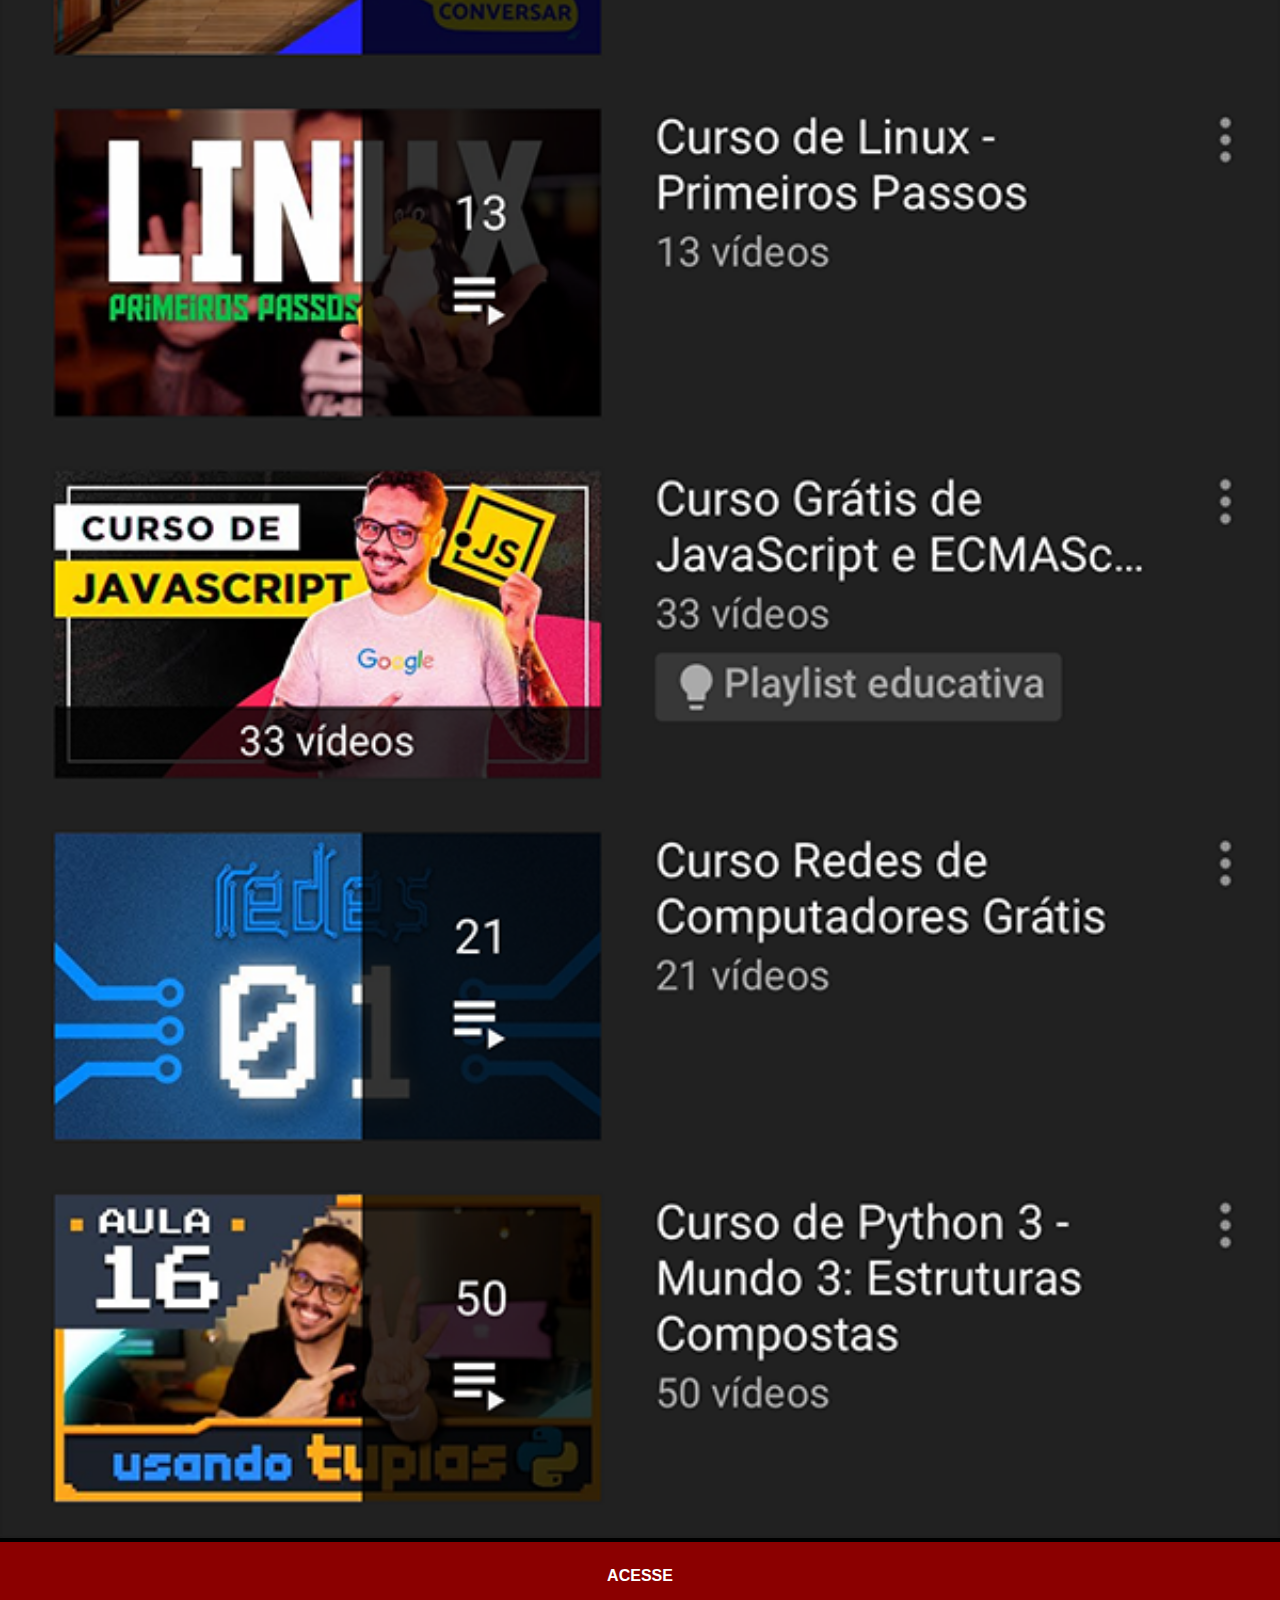
<file: youtube.html>
<!DOCTYPE html>
<html lang="pt-br">
<head>
    <meta charset="UTF-8">
    <meta name="viewport" content="width=device-width, initial-scale=1.0">
    <title>Youtube</title>
<link rel="stylesheet" href="estilos/social.css">
</head>
<body>
    <img src="imagens/tela-youtube.png" alt="youtube">
    <a href="https://www.youtube.com/@Devgames1511" target="_blank">ACESSE</a>
</body>
</html>
</file>
<file: estilos/style.css>
@charset "UTF-8";

  


* {
    margin: 0px;
    padding: 0px;
    font-family: Arial, Helvetica, sans-serif;
}
::-webkit-scrollbar {
    width: 0px;
    height: 0px;

}

html, body {
    height: 100vh;
    width: 100vw;
    background-color: black;
}
body {
    background: url(../imagens/fundo-madeira.jpg) no-repeat top center;
    background-size: cover;
    background-attachment: fixed;
}

main {
    position: relative;
    height: 100vh;
    
}
section#notebook {
    position: absolute;
    top: 50%;
    left: 50%;
    transform: translate(-50%, -50%);

    height: 853px;
    width: 1300px;
    
    background: url(../imagens/notebook.png) no-repeat;
}

iframe#tela {
    
    position: relative;
    width: 879px;
    height: 528px;

    top: 97px;
    left: 200px;
    border: none;
    
}
section#redes-sociais{
    text-align: right;
}

section#redes-sociais  img {
    width: 50px;
    margin: 10px;
    border-radius: 50%;
    box-shadow: 2px 2px 5px rgba(0, 0, 0, 0.623);
    box-sizing: border-box;
}

/*Transição, sombra comportamento dos botões das redes sociais*/
section#redes-sociais img:hover {
    border: 2px solid rgba(255, 255, 255, 0.61);;
    transform: translate(-3px, -3px);
    box-shadow: 5px 5px 10px rgba(0, 0, 0, 0.589);
    transition: transform 0.5s, border 1s;
}
footer > p {
    text-align: center;
    color: white;
    padding: 15px;
    background-color: rgba(0, 0, 0, 0.158);
   
}
</file>
<file: estilos/social.css>
@charset "UTF-8";
* {
    margin: 0px;
    padding: 0px;
    font-family: Arial, Helvetica, sans-serif;

}
::-webkit-scrollbar{
    width: 0px;
    height: 0px;
}
body {
    background-color: black;
}
img {
    width: 100vw;
    

}
a {
    display: block;
    background-color: darkred;
    padding-top: 50px;
    padding: 25px;
    text-align: center;
    font-weight: bolder;
    text-decoration: none;
    color: white;
    
}
a:hover {
    background-color: red;
}
</file>
